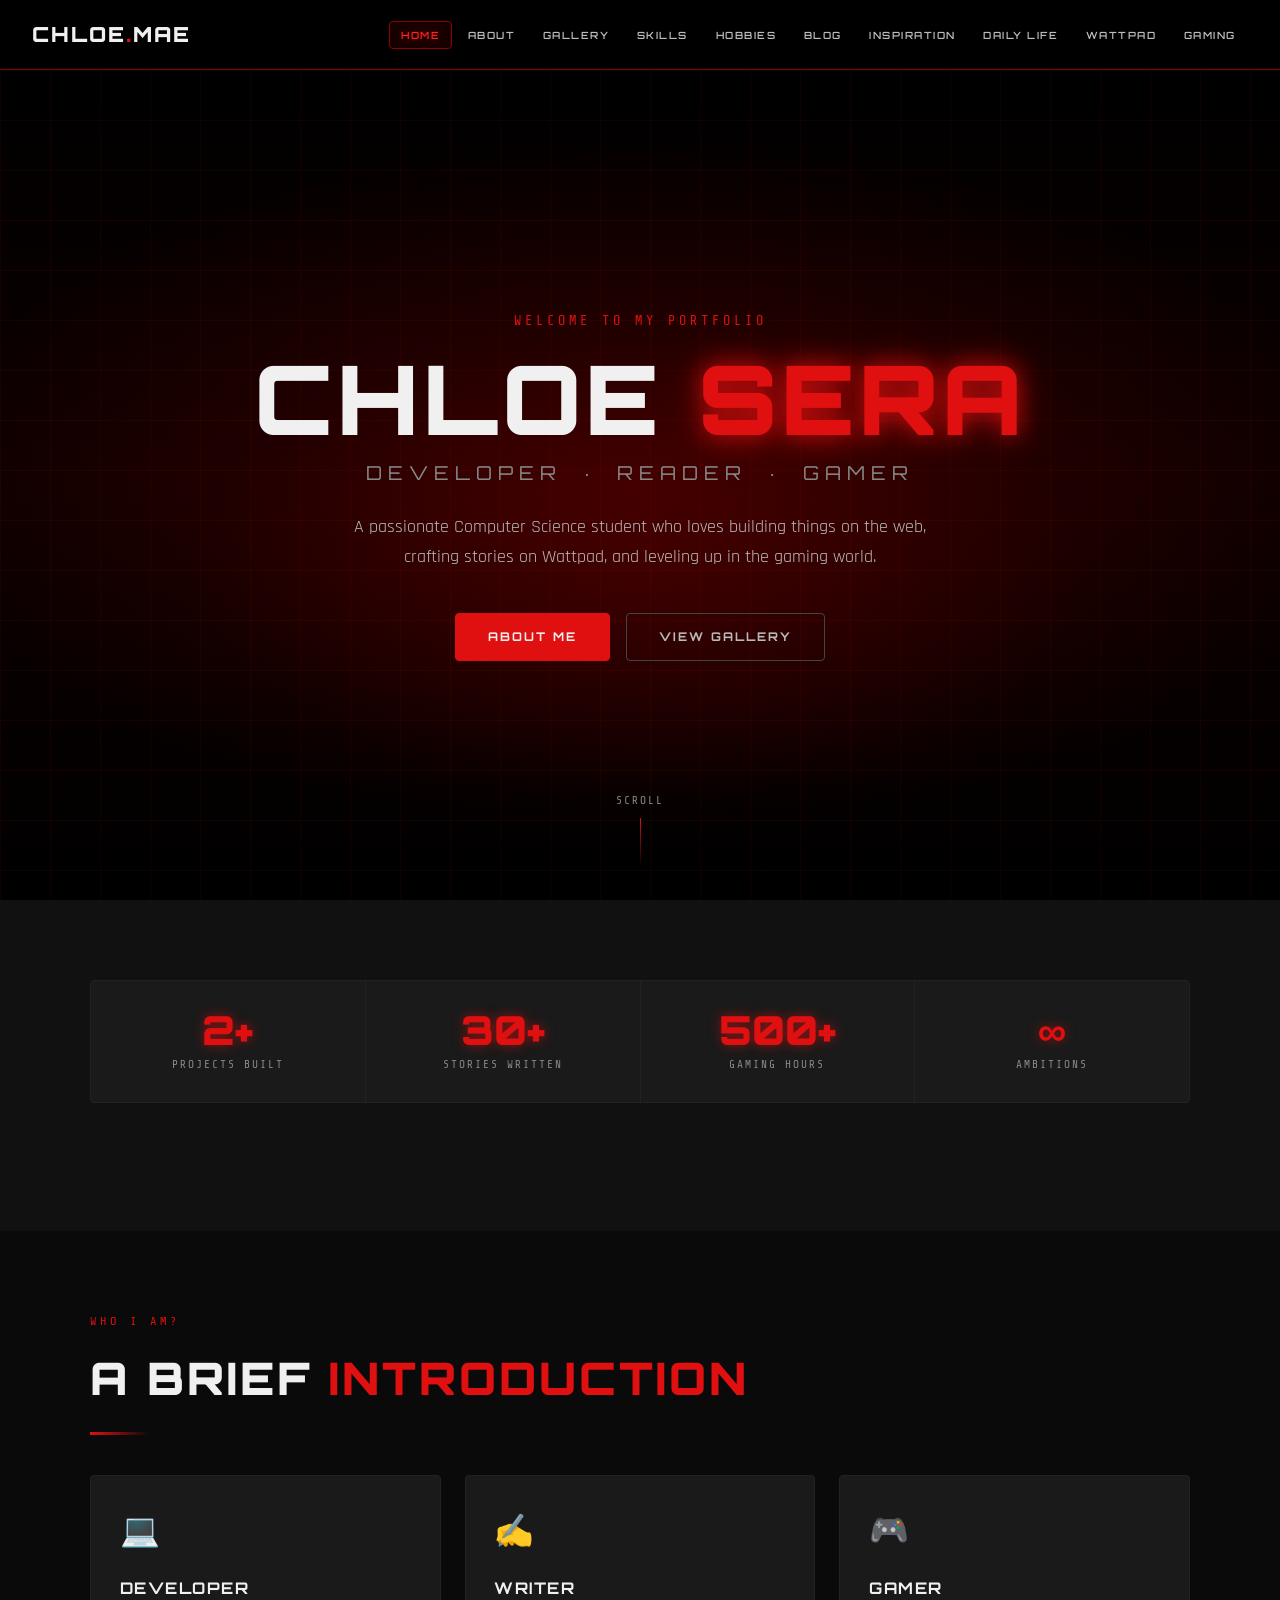
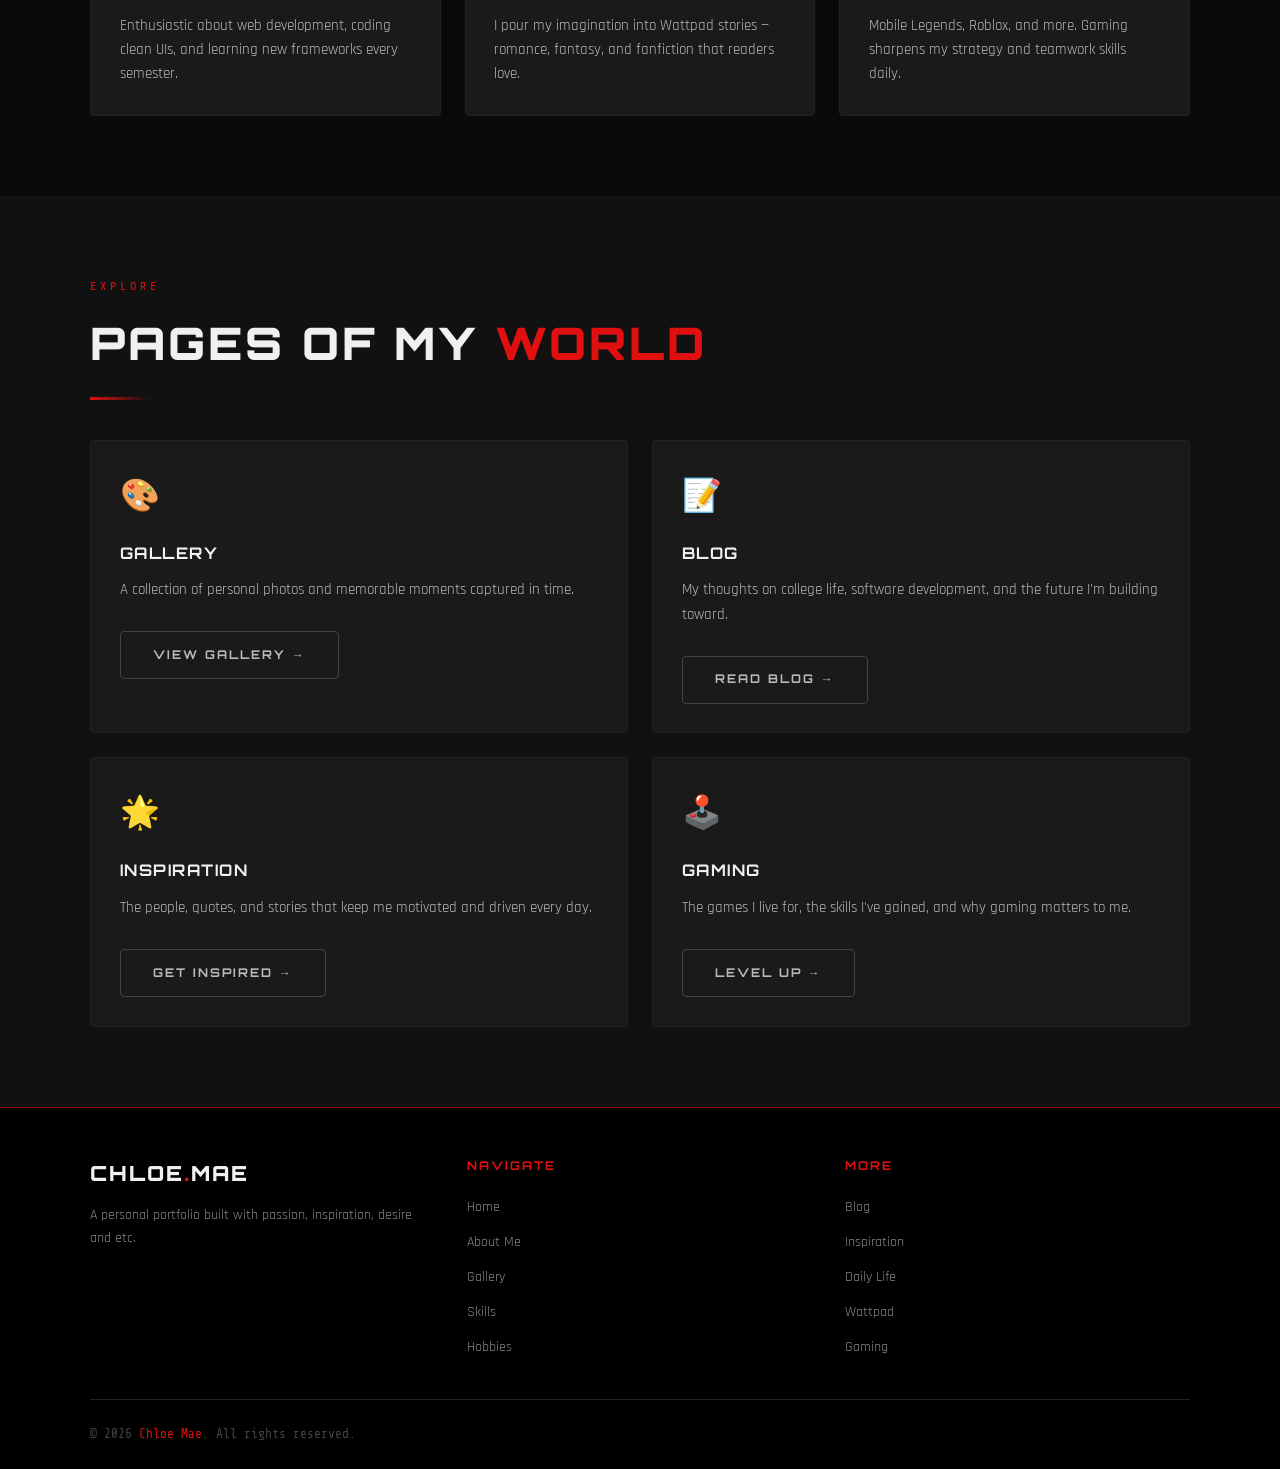
<file: index.htm>
<!DOCTYPE html>
<html lang="en">
<head>
    <meta charset="UTF-8">
    <meta name="viewport" content="width=device-width, initial-scale=1.0">
    <title>Chloe's Portfolio</title>
    <link rel="stylesheet" href="css/style.css">
</head>
<body>
    <nav>
    <a href="index.htm" class="nav-logo">CHLOE<span>.</span>MAE</a>
    <input type="checkbox" id="nav-toggle" class="nav-toggle" />
    <label for="nav-toggle" class="hamburger" aria-label="Menu">
      <span></span><span></span><span></span>
    </label>
    <ul class="nav-links">
      <li><a href="index.htm" class="active">Home</a></li>
      <li><a href="about.htm">About</a></li>
      <li><a href="gallery.htm">Gallery</a></li>
      <li><a href="skills.htm">Skills</a></li>
      <li><a href="hobbies.htm">Hobbies</a></li>
      <li><a href="blog.htm">Blog</a></li>
      <li><a href="inspiration.htm">Inspiration</a></li>
      <li><a href="daily.htm">Daily Life</a></li>
      <li><a href="wattpad.htm">Wattpad</a></li>
      <li><a href="gaming.htm">Gaming</a></li>
    </ul>
  </nav>
 
  <div class="page-content">
    <section class="hero">
      <div class="hero-content">
        <p class="hero-tag"> Welcome to my portfolio</p>
        <h1 class="hero-name">Chloe <span> Sera</span></h1>
        <p class="hero-sub">Developer &nbsp;·&nbsp; Reader &nbsp;·&nbsp; Gamer</p>
        <p class="hero-desc">
          A passionate Computer Science student who loves building things on the web,
          crafting stories on Wattpad, and leveling up in the gaming world.
        </p>
        <div class="hero-btns">
          <a href="about.htm" class="btn btn-primary">About Me</a>
          <a href="gallery.htm" class="btn btn-outline">View Gallery</a>
        </div>
      </div>
      <div class="scroll-indicator">
        <span>SCROLL</span>
        <div class="scroll-line"></div>
      </div>
    </section>
    <section class="section section-alt">
      <div class="container">
        <div class="stats-row">
          <div class="stat-box">
            <div class="stat-num">2+</div>
            <div class="stat-label">Projects Built</div>
          </div>
          <div class="stat-box">
            <div class="stat-num">30+</div>
            <div class="stat-label">Stories Written</div>
          </div>
          <div class="stat-box">
            <div class="stat-num">500+</div>
            <div class="stat-label">Gaming Hours</div>
          </div>
          <div class="stat-box">
            <div class="stat-num">∞</div>
            <div class="stat-label">Ambitions</div>
          </div>
        </div>
      </div>
    </section>
    <section class="section">
      <div class="container">
        <p class="section-label">Who I Am?</p>
        <h2 class="section-title">A Brief <span>Introduction</span></h2>
        <div class="title-line"></div>
        <div class="grid-3">
          <div class="card">
            <div class="card-icon">💻</div>
            <h3 class="card-title">Developer</h3>
            <p class="card-text">Enthusiastic about web development, coding clean UIs, and learning new frameworks every semester.</p>
          </div>
          <div class="card">
            <div class="card-icon">✍️</div>
            <h3 class="card-title">Writer</h3>
            <p class="card-text">I pour my imagination into Wattpad stories — romance, fantasy, and fanfiction that readers love.</p>
          </div>
          <div class="card">
            <div class="card-icon">🎮</div>
            <h3 class="card-title">Gamer</h3>
            <p class="card-text">Mobile Legends, Roblox, and more. Gaming sharpens my strategy and teamwork skills daily.</p>
          </div>
        </div>
      </div>
    </section>
    <section class="section section-alt">
      <div class="container">
        <p class="section-label">Explore</p>
        <h2 class="section-title">Pages of My <span>World</span></h2>
        <div class="title-line"></div>
        <div class="grid-2">
          <div class="card">
            <div class="card-icon">🎨</div>
            <h3 class="card-title">Gallery</h3>
            <p class="card-text">A collection of personal photos and memorable moments captured in time.</p>
            <br />
            <a href="gallery.htm" class="btn btn-outline">View Gallery &rarr;</a>
          </div>
          <div class="card">
            <div class="card-icon">📝</div>
            <h3 class="card-title">Blog</h3>
            <p class="card-text">My thoughts on college life, software development, and the future I'm building toward.</p>
            <br />
            <a href="blog.htm" class="btn btn-outline">Read Blog &rarr;</a>
          </div>
          <div class="card">
            <div class="card-icon">🌟</div>
            <h3 class="card-title">Inspiration</h3>
            <p class="card-text">The people, quotes, and stories that keep me motivated and driven every day.</p>
            <br />
            <a href="inspiration.htm" class="btn btn-outline">Get Inspired &rarr;</a>
          </div>
          <div class="card">
            <div class="card-icon">🕹️</div>
            <h3 class="card-title">Gaming</h3>
            <p class="card-text">The games I live for, the skills I've gained, and why gaming matters to me.</p>
            <br />
            <a href="gaming.htm" class="btn btn-outline">Level Up &rarr;</a>
          </div>
        </div>
      </div>
    </section>
  </div>
  <footer>
    <div class="footer-inner">
      <div class="footer-brand">
        <span class="nav-logo">Chloe<span>.</span>Mae</span>
        <p>A personal portfolio built with passion, inspiration, desire and etc.</p>
      </div>
      <div class="footer-col">
        <h4>Navigate</h4>
        <ul>
          <li><a href="index.htm">Home</a></li>
          <li><a href="about.htm">About Me</a></li>
          <li><a href="gallery.htm">Gallery</a></li>
          <li><a href="skills.htm">Skills</a></li>
          <li><a href="hobbies.htm">Hobbies</a></li>
        </ul>
      </div>
      <div class="footer-col">
        <h4>More</h4>
        <ul>
          <li><a href="blog.htm">Blog</a></li>
          <li><a href="inspiration.htm">Inspiration</a></li>
          <li><a href="daily.htm">Daily Life</a></li>
          <li><a href="wattpad.htm">Wattpad</a></li>
          <li><a href="gaming.htm">Gaming</a></li>
        </ul>
      </div>
    </div>
    <div class="footer-bottom">
      <p>&copy; 2026 <span>Chloe Mae</span>. All rights reserved.</p>
    </div>
  </footer>
</body>
</html>
</file>
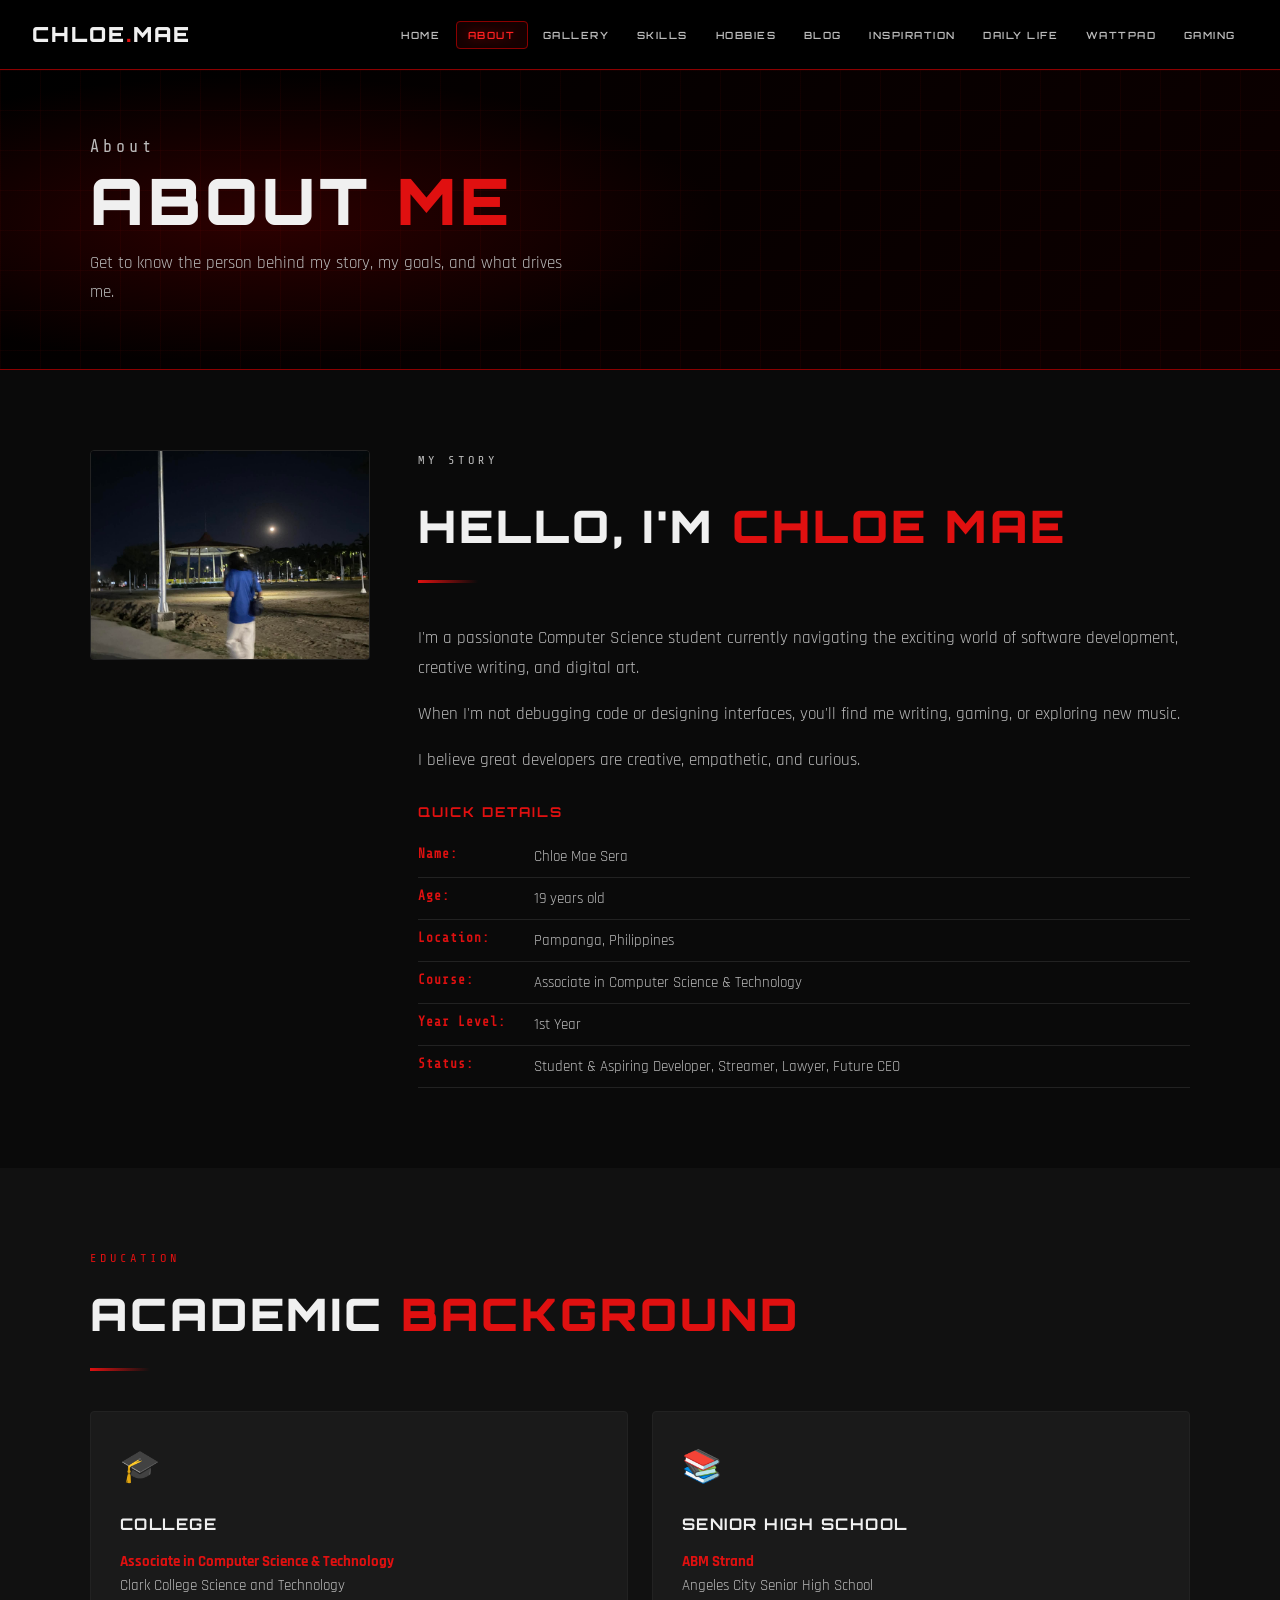
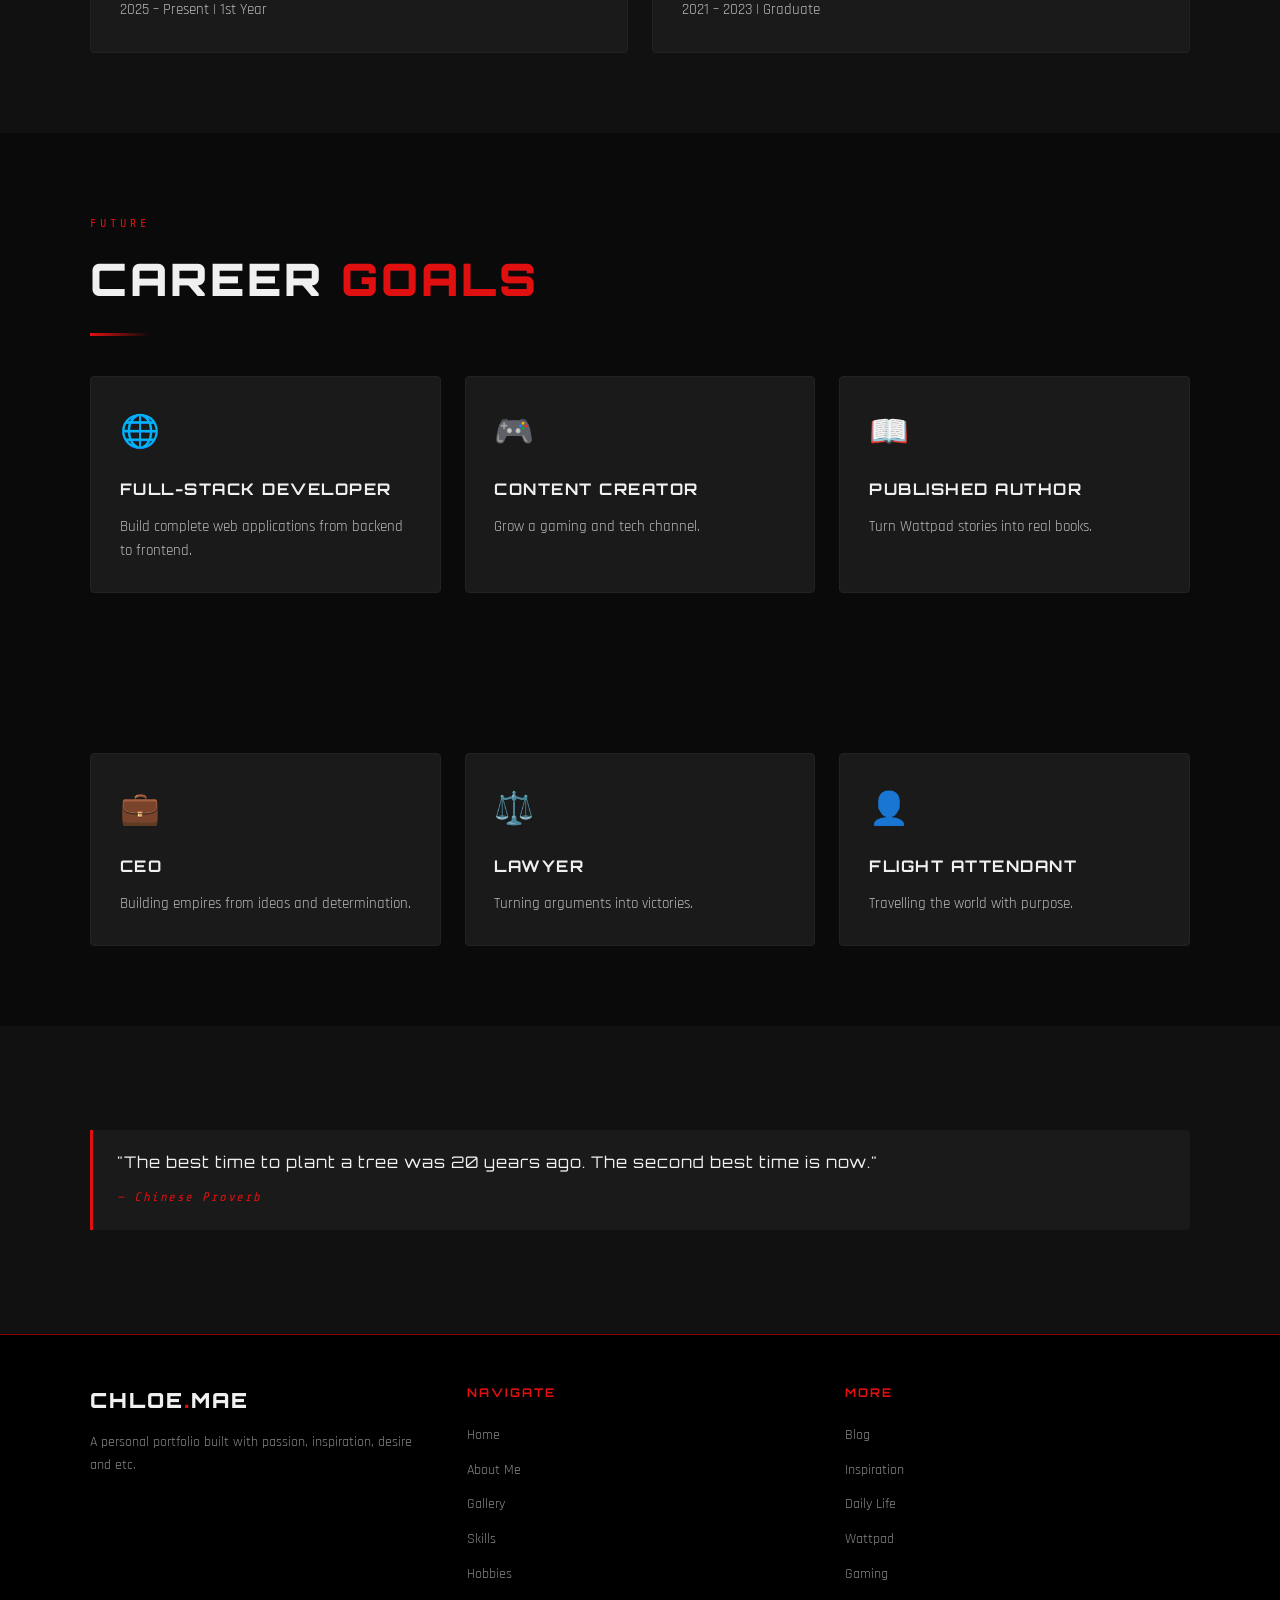
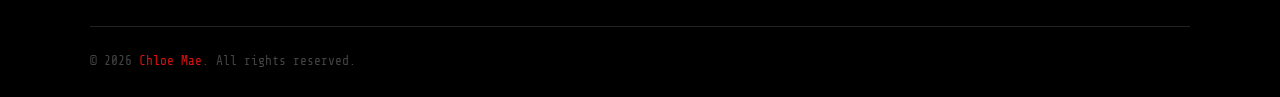
<file: about.htm>
<!DOCTYPE html>
<html lang="en">
<head>
    <meta charset="UTF-8">
    <meta name="viewport" content="width=device-width, initial-scale=1.0">
    <title>Chloe's Portfolio - About</title>
    <link rel="stylesheet" href="css/style.css">
</head>
<body>
    <nav>
        <a href="index.htm" class="nav-logo">CHLOE<span>.</span>MAE</a>
        <input type="checkbox" id="nav-toggle" class="nav-toggle" />
        <label for="nav-toggle" class="hamburger" aria-label="Menu">
            <span></span><span></span><span></span>
        </label>
        <ul class="nav-links">
            <li><a href="index.htm">Home</a></li>
            <li><a href="about.htm" class="active">About</a></li>
            <li><a href="gallery.htm">Gallery</a></li>
            <li><a href="skills.htm">Skills</a></li>
            <li><a href="hobbies.htm">Hobbies</a></li>
            <li><a href="blog.htm">Blog</a></li>
            <li><a href="inspiration.htm">Inspiration</a></li>
            <li><a href="daily.htm">Daily Life</a></li>
            <li><a href="wattpad.htm">Wattpad</a></li>
            <li><a href="gaming.htm">Gaming</a></li>
        </ul>
    </nav>

    <div class="page-content">
        <div class="page-hero">
            <div class="page-hero-content">
                <p class="page-hero-num">About</p>
                <h1>About <span>Me</span></h1>
                <p>Get to know the person behind my story, my goals, and what drives me.</p>
            </div>
        </div>

        <section class="section">
            <div class="container">
                <div class="about-grid">
                    <div class="gallery-item">
                        <img src="images/aboutme.jpg" alt="Chloe Mae - Personal photo" class="gallery-img">
                        <div class="gallery-overlay"></div>
                    </div>

                    <div class="about-info">
                        <p class="section-label">My Story</p>
                        <h2 class="section-title">Hello, I'm <span>Chloe Mae</span></h2>
                        <div class="title-line"></div>

                        <p>
                            I'm a passionate Computer Science student currently navigating the exciting world
                            of software development, creative writing, and digital art.
                        </p>

                        <p>
                            When I'm not debugging code or designing interfaces, you'll find me writing,
                            gaming, or exploring new music.
                        </p>

                        <p>
                            I believe great developers are creative, empathetic, and curious.
                        </p>

                        <h3>Quick Details</h3>
                        <ul class="detail-list">
                            <li><strong>Name:</strong> Chloe Mae Sera</li>
                            <li><strong>Age:</strong> 19 years old</li>
                            <li><strong>Location:</strong> Pampanga, Philippines</li>
                            <li><strong>Course:</strong> Associate in Computer Science & Technology</li>
                            <li><strong>Year Level:</strong> 1st Year</li>
                            <li><strong>Status:</strong> Student &amp; Aspiring Developer, Streamer, Lawyer, Future CEO</li>
                        </ul>
                    </div>
                </div>
            </div>
        </section>

        <section class="section section-alt">
            <div class="container">
                <p class="section-label">Education</p>
                <h2 class="section-title">Academic <span>Background</span></h2>
                <div class="title-line"></div>

                <div class="grid-2">
                    <div class="card">
                        <div class="card-icon">🎓</div>
                        <h3 class="card-title">College</h3>
                        <p class="card-text">
                            <strong style="color:var(--red);">Associate in Computer Science & Technology</strong><br />
                            Clark College Science and Technology<br />
                            2025 – Present | 1st Year
                        </p>
                    </div>

                    <div class="card">
                        <div class="card-icon">📚</div>
                        <h3 class="card-title">Senior High School</h3>
                        <p class="card-text">
                            <strong style="color:var(--red);">ABM Strand</strong><br />
                            Angeles City Senior High School<br />
                            2021 – 2023 | Graduate
                        </p>
                    </div>
                </div>
            </div>
        </section>

        <section class="section">
            <div class="container">
                <p class="section-label">Future</p>
                <h2 class="section-title">Career <span>Goals</span></h2>
                <div class="title-line"></div>

                <div class="grid-3">
                    <div class="card">
                        <div class="card-icon">🌐</div>
                        <h3 class="card-title">Full-Stack Developer</h3>
                        <p class="card-text">Build complete web applications from backend to frontend.</p>
                    </div>

                    <div class="card">
                        <div class="card-icon">🎮</div>
                        <h3 class="card-title">Content Creator</h3>
                        <p class="card-text">Grow a gaming and tech channel.</p>
                    </div>

                    <div class="card">
                        <div class="card-icon">📖</div>
                        <h3 class="card-title">Published Author</h3>
                        <p class="card-text">Turn Wattpad stories into real books.</p>
                    </div>
                </div>
            </div>
        </section>

        <section class="section">
            <div class="container">
                <div class="grid-3">
                    <div class="card">
                        <div class="card-icon">💼</div>
                        <h3 class="card-title">CEO</h3>
                        <p class="card-text">Building empires from ideas and determination.</p>
                    </div>

                    <div class="card">
                        <div class="card-icon">⚖️</div>
                        <h3 class="card-title">Lawyer</h3>
                        <p class="card-text">Turning arguments into victories.</p>
                    </div>

                    <div class="card">
                        <div class="card-icon">👤</div>
                        <h3 class="card-title">Flight Attendant</h3>
                        <p class="card-text">Travelling the world with purpose.</p>
                    </div>
                </div>
            </div>
        </section>

        <section class="section section-alt">
            <div class="container">
                <div class="quote-block">
                    <blockquote>
                        <p>"The best time to plant a tree was 20 years ago. The second best time is now."</p>
                        <cite>— Chinese Proverb</cite>
                    </blockquote>
                </div>
            </div>
        </section>
    </div>

    <footer>
        <div class="footer-inner">
            <div class="footer-brand">
                <span class="nav-logo">Chloe<span>.</span>Mae</span>
                <p>A personal portfolio built with passion, inspiration, desire and etc.</p>
            </div>
            <div class="footer-col">
                <h4>Navigate</h4>
                <ul>
                    <li><a href="index.htm">Home</a></li>
                    <li><a href="about.htm">About Me</a></li>
                    <li><a href="gallery.htm">Gallery</a></li>
                    <li><a href="skills.htm">Skills</a></li>
                    <li><a href="hobbies.htm">Hobbies</a></li>
                </ul>
            </div>
            <div class="footer-col">
                <h4>More</h4>
                <ul>
                    <li><a href="blog.htm">Blog</a></li>
                    <li><a href="inspiration.htm">Inspiration</a></li>
                    <li><a href="daily.htm">Daily Life</a></li>
                    <li><a href="wattpad.htm">Wattpad</a></li>
                    <li><a href="gaming.htm">Gaming</a></li>
                </ul>
            </div>
        </div>
        <div class="footer-bottom">
            <p>&copy; 2026 <span>Chloe Mae</span>. All rights reserved.</p>
        </div>
    </footer>
</body>
</html>
</file>
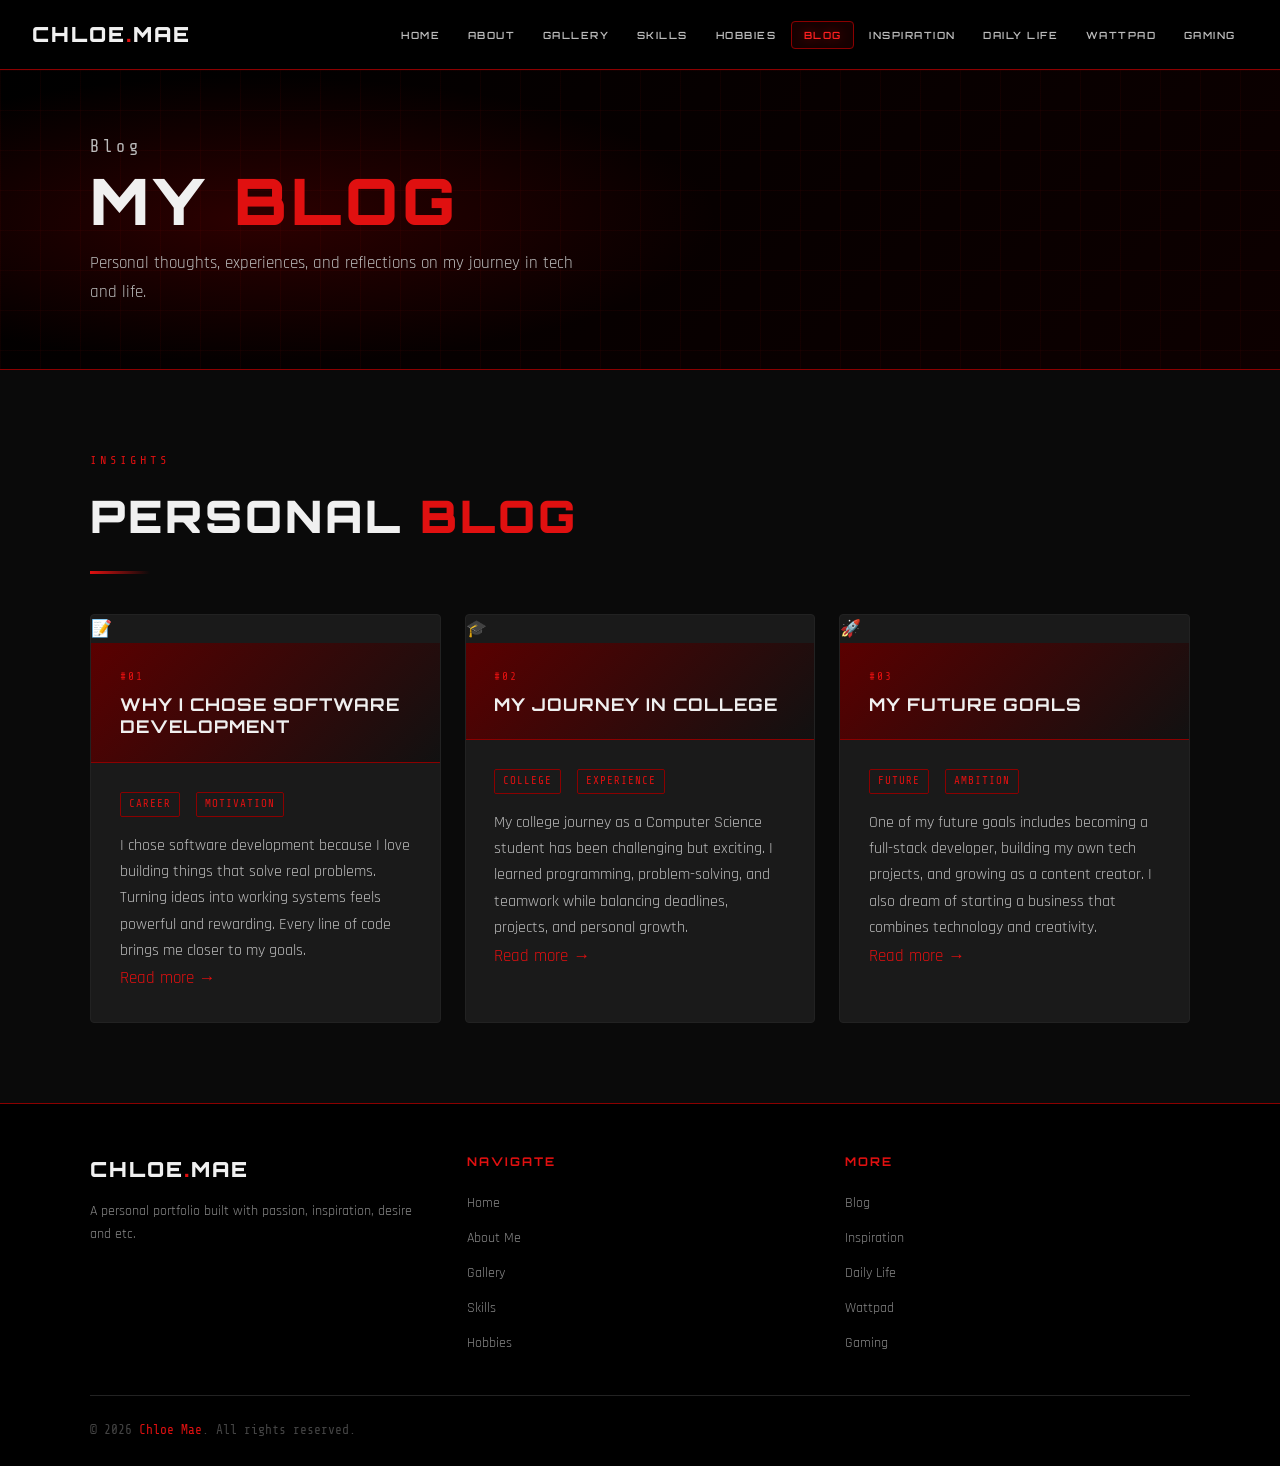
<file: blog.htm>
<!DOCTYPE html>
<html lang="en">
<head>
    <meta charset="UTF-8">
    <meta name="viewport" content="width=device-width, initial-scale=1.0">
    <title>Chloe's Portfolio - Blog</title>
    <link rel="stylesheet" href="css/style.css">
</head>
<body>
    <nav>
        <a href="index.htm" class="nav-logo">Chloe<span>.</span>Mae</a>
        <input type="checkbox" id="nav-toggle" class="nav-toggle" />
        <label for="nav-toggle" class="hamburger" aria-label="Menu">
            <span></span><span></span><span></span>
        </label>
        <ul class="nav-links">
            <li><a href="index.htm">Home</a></li>
            <li><a href="about.htm">About</a></li>
            <li><a href="gallery.htm">Gallery</a></li>
            <li><a href="skills.htm">Skills</a></li>
            <li><a href="hobbies.htm">Hobbies</a></li>
            <li><a href="blog.htm" class="active">Blog</a></li>
            <li><a href="inspiration.htm">Inspiration</a></li>
            <li><a href="daily.htm">Daily Life</a></li>
            <li><a href="wattpad.htm">Wattpad</a></li>
            <li><a href="gaming.htm">Gaming</a></li>
        </ul>
    </nav>

    <div class="page-content">
        <div class="page-hero">
            <div class="page-hero-content">
                <p class="page-hero-num">Blog</p>
                <h1>My <span>Blog</span></h1>
                <p>Personal thoughts, experiences, and reflections on my journey in tech and life.</p>
            </div>
        </div>

        <section class="section">
            <div class="container">
                <p class="section-label">Insights</p>
                <h2 class="section-title">Personal <span>Blog</span></h2>
                <div class="title-line"></div>

                <div class="grid-3">
                    <article class="blog-card">
                        <div class="blog-card-icon">📝</div>
                        <div class="blog-card-header">
                            <p class="blog-num">#01</p>
                            <h3 class="blog-title">Why I Chose Software Development</h3>
                        </div>
                        <div class="blog-card-body">
                            <div class="blog-meta">
                                <span class="blog-tag">Career</span>
                                <span class="blog-tag">Motivation</span>
                            </div>
                            <p>
                                I chose software development because I love building things that solve real problems.
                                Turning ideas into working systems feels powerful and rewarding. Every line of code
                                brings me closer to my goals.
                            </p>
                            <a href="#" class="blog-link">Read more →</a>
                        </div>
                    </article>

                    <article class="blog-card">
                        <div class="blog-card-icon">🎓</div>
                        <div class="blog-card-header">
                            <p class="blog-num">#02</p>
                            <h3 class="blog-title">My Journey in College</h3>
                        </div>
                        <div class="blog-card-body">
                            <div class="blog-meta">
                                <span class="blog-tag">College</span>
                                <span class="blog-tag">Experience</span>
                            </div>
                            <p>
                                My college journey as a Computer Science student has been challenging but exciting.
                                I learned programming, problem-solving, and teamwork while balancing deadlines,
                                projects, and personal growth.
                            </p>
                            <a href="#" class="blog-link">Read more →</a>
                        </div>
                    </article>

                    <article class="blog-card">
                        <div class="blog-card-icon">🚀</div>
                        <div class="blog-card-header">
                            <p class="blog-num">#03</p>
                            <h3 class="blog-title">My Future Goals</h3>
                        </div>
                        <div class="blog-card-body">
                            <div class="blog-meta">
                                <span class="blog-tag">Future</span>
                                <span class="blog-tag">Ambition</span>
                            </div>
                            <p>
                                One of my future goals includes becoming a full-stack developer, building my own tech projects,
                                and growing as a content creator. I also dream of starting a business that combines
                                technology and creativity.
                            </p>
                            <a href="#" class="blog-link">Read more →</a>
                        </div>
                    </article>
                </div>
            </div>
        </section>
    </div>

    <footer>
        <div class="footer-inner">
            <div class="footer-brand">
                <span class="nav-logo">Chloe<span>.</span>Mae</span>
                <p>A personal portfolio built with passion, inspiration, desire and etc.</p>
            </div>
            <div class="footer-col">
                <h4>Navigate</h4>
                <ul>
                    <li><a href="index.htm">Home</a></li>
                    <li><a href="about.htm">About Me</a></li>
                    <li><a href="gallery.htm">Gallery</a></li>
                    <li><a href="skills.htm">Skills</a></li>
                    <li><a href="hobbies.htm">Hobbies</a></li>
                </ul>
            </div>
            <div class="footer-col">
                <h4>More</h4>
                <ul>
                    <li><a href="blog.htm">Blog</a></li>
                    <li><a href="inspiration.htm">Inspiration</a></li>
                    <li><a href="daily.htm">Daily Life</a></li>
                    <li><a href="wattpad.htm">Wattpad</a></li>
                    <li><a href="gaming.htm">Gaming</a></li>
                </ul>
            </div>
        </div>
        <div class="footer-bottom">
            <p>&copy; 2026 <span>Chloe Mae</span>. All rights reserved.</p>
        </div>
    </footer>
</body>
</html>
</file>
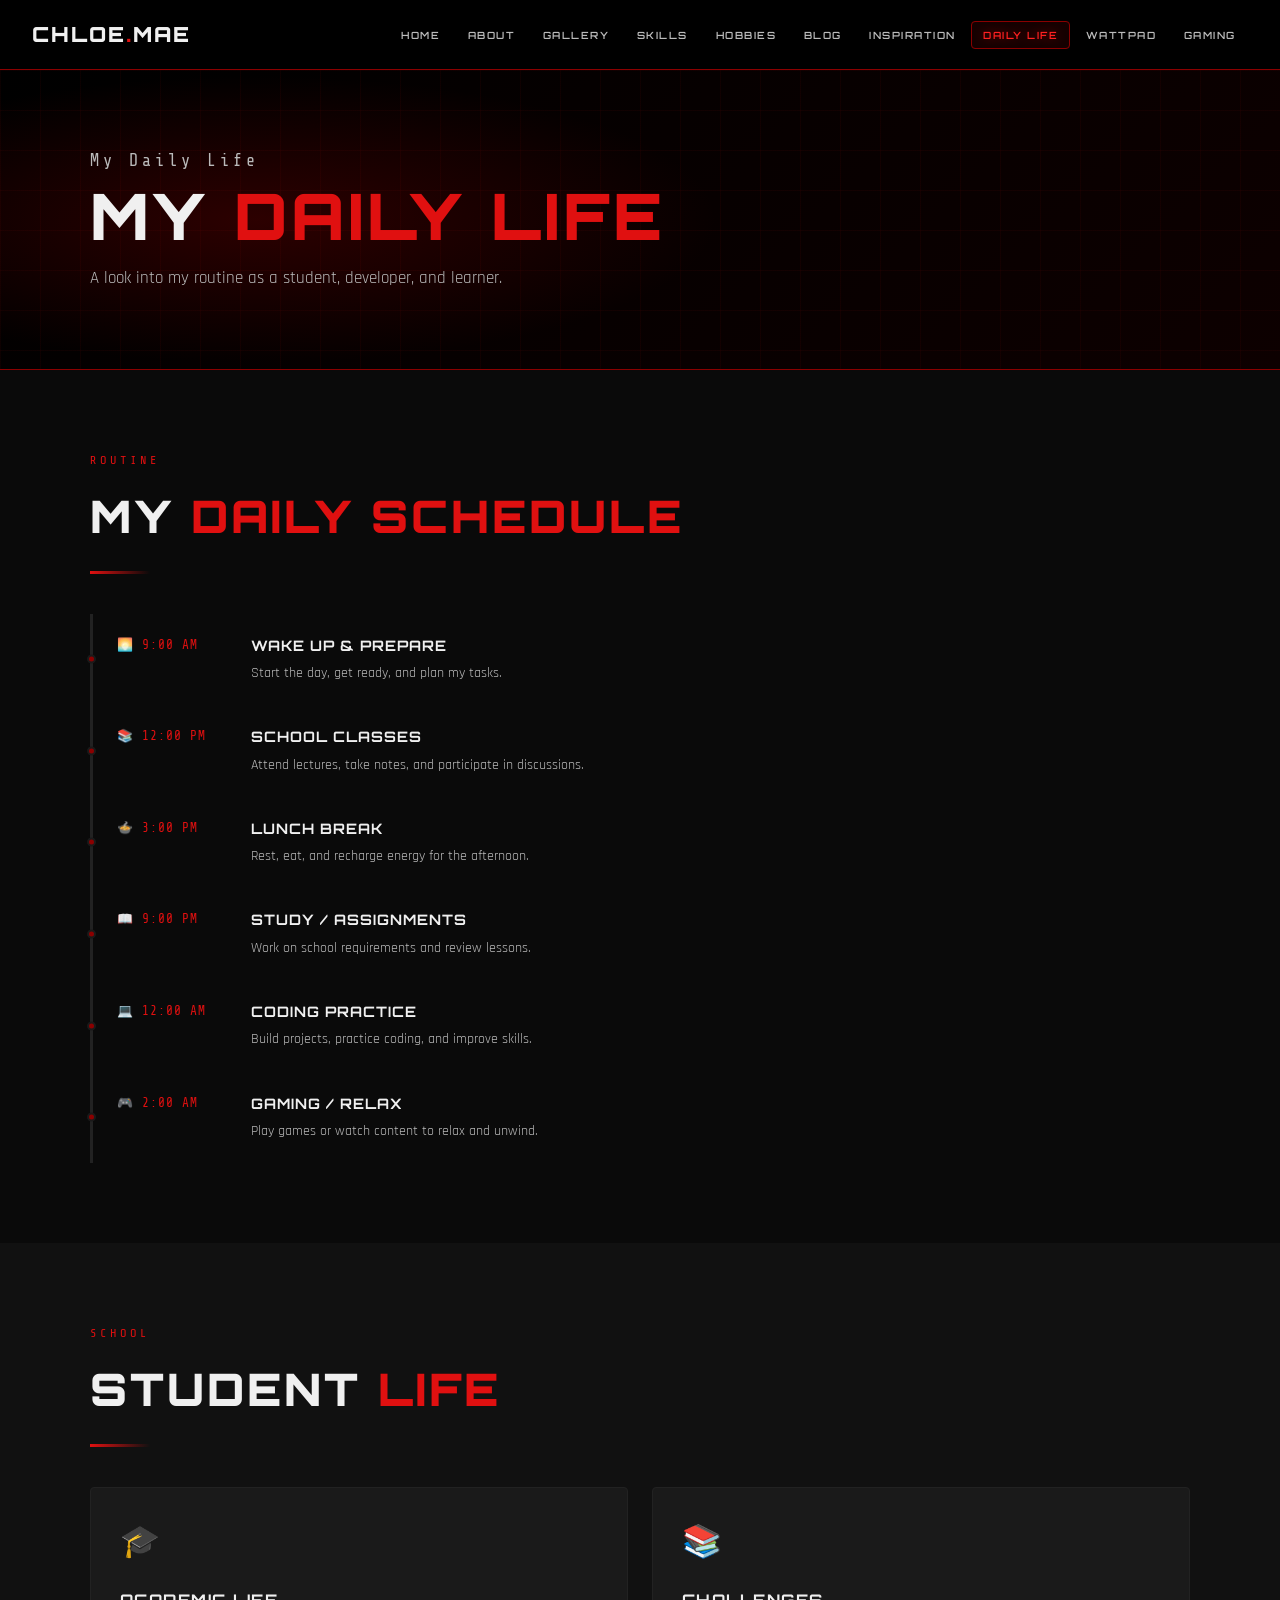
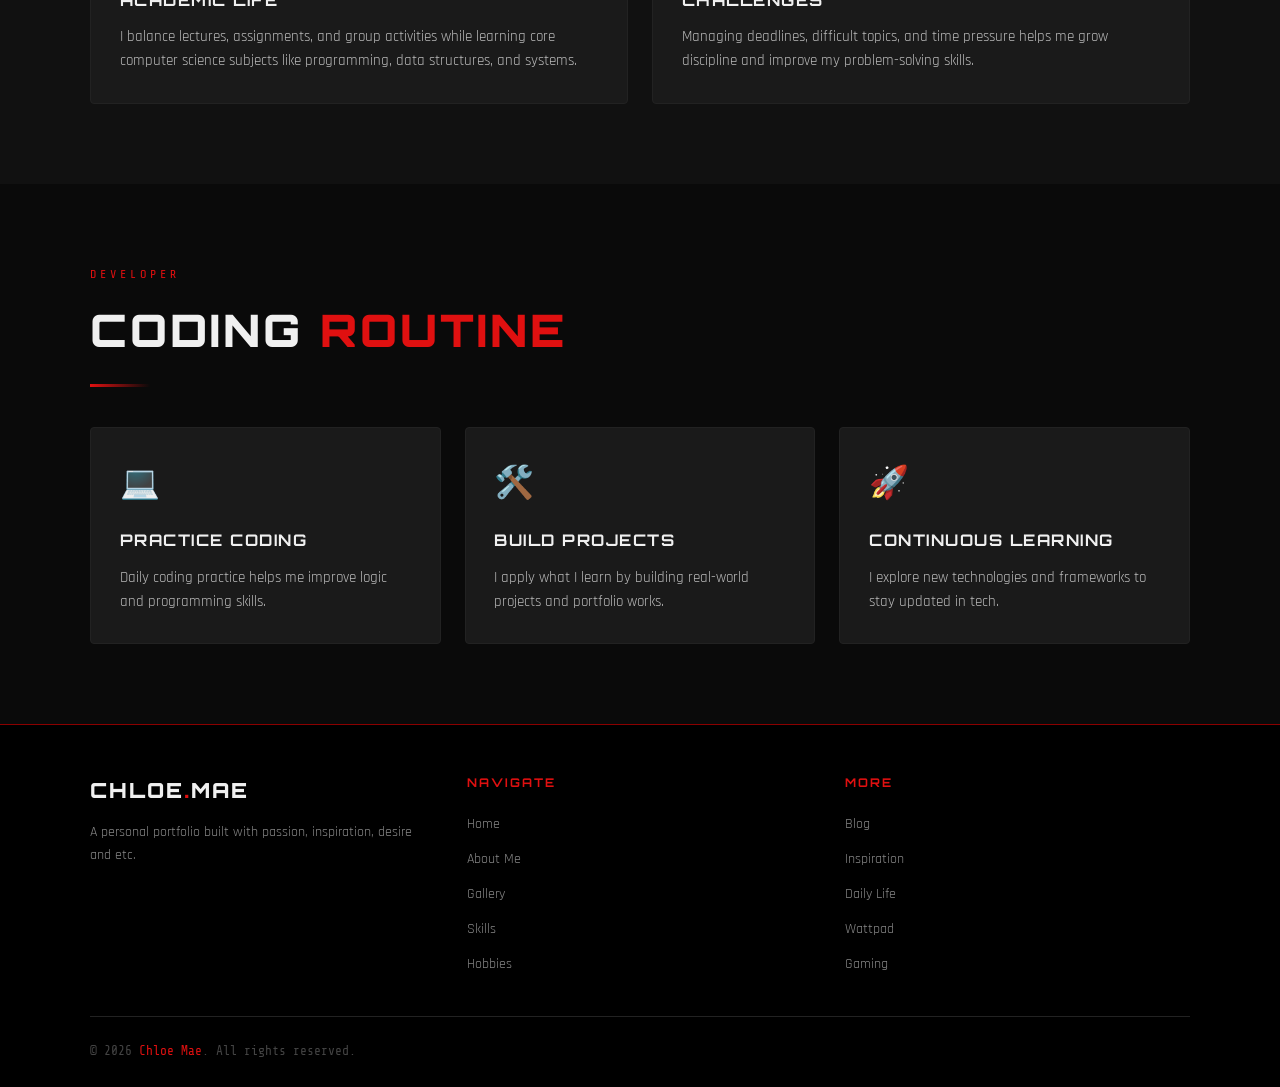
<file: daily.htm>
<!DOCTYPE html>
<html lang="en">
<head>
    <meta charset="UTF-8">
    <meta name="viewport" content="width=device-width, initial-scale=1.0">
    <title>Chloe's Portfolio - Daily Life</title>
    <link rel="stylesheet" href="css/style.css">
</head>
<body>
    <nav>
        <a href="index.htm" class="nav-logo">Chloe<span>.</span>Mae</a>
        <input type="checkbox" id="nav-toggle" class="nav-toggle" />
        <label for="nav-toggle" class="hamburger" aria-label="Menu">
            <span></span><span></span><span></span>
        </label>
        <ul class="nav-links">
            <li><a href="index.htm">Home</a></li>
            <li><a href="about.htm">About</a></li>
            <li><a href="gallery.htm">Gallery</a></li>
            <li><a href="skills.htm">Skills</a></li>
            <li><a href="hobbies.htm">Hobbies</a></li>
            <li><a href="blog.htm">Blog</a></li>
            <li><a href="inspiration.htm">Inspiration</a></li>
            <li><a href="daily.htm" class="active">Daily Life</a></li>
            <li><a href="wattpad.htm">Wattpad</a></li>
            <li><a href="gaming.htm">Gaming</a></li>
        </ul>
    </nav>

    <div class="page-content">
        <div class="page-hero">
            <div class="page-hero-content">
                <p class="page-hero-num"> My Daily Life</p>
                <h1>My <span>Daily Life</span></h1>
                <p>A look into my routine as a student, developer, and learner.</p>
            </div>
        </div>

        <section class="section">
            <div class="container">
                <p class="section-label">Routine</p>
                <h2 class="section-title">My <span>Daily Schedule</span></h2>
                <div class="title-line"></div>

                <div class="schedule-list">
                    <div class="schedule-item">
                        <div class="schedule-time">🌅 9:00 AM</div>
                        <div class="schedule-desc">
                            <h4>Wake Up & Prepare</h4>
                            <p>Start the day, get ready, and plan my tasks.</p>
                        </div>
                    </div>

                    <div class="schedule-item">
                        <div class="schedule-time">📚 12:00 PM</div>
                        <div class="schedule-desc">
                            <h4>School Classes</h4>
                            <p>Attend lectures, take notes, and participate in discussions.</p>
                        </div>
                    </div>

                    <div class="schedule-item">
                        <div class="schedule-time">🍲 3:00 PM</div>
                        <div class="schedule-desc">
                            <h4>Lunch Break</h4>
                            <p>Rest, eat, and recharge energy for the afternoon.</p>
                        </div>
                    </div>

                    <div class="schedule-item">
                        <div class="schedule-time">📖 9:00 PM</div>
                        <div class="schedule-desc">
                            <h4>Study / Assignments</h4>
                            <p>Work on school requirements and review lessons.</p>
                        </div>
                    </div>

                    <div class="schedule-item">
                        <div class="schedule-time">💻 12:00 AM</div>
                        <div class="schedule-desc">
                            <h4>Coding Practice</h4>
                            <p>Build projects, practice coding, and improve skills.</p>
                        </div>
                    </div>

                    <div class="schedule-item">
                        <div class="schedule-time">🎮 2:00 AM</div>
                        <div class="schedule-desc">
                            <h4>Gaming / Relax</h4>
                            <p>Play games or watch content to relax and unwind.</p>
                        </div>
                    </div>
                </div>
            </div>
        </section>

        <section class="section section-alt">
            <div class="container">
                <p class="section-label">School</p>
                <h2 class="section-title">Student <span>Life</span></h2>
                <div class="title-line"></div>

                <div class="grid-2">
                    <div class="card">
                        <div class="card-icon">🎓</div>
                        <h3 class="card-title">Academic Life</h3>
                        <p class="card-text">
                            I balance lectures, assignments, and group activities while learning core
                            computer science subjects like programming, data structures, and systems.
                        </p>
                    </div>

                    <div class="card">
                        <div class="card-icon">📚</div>
                        <h3 class="card-title">Challenges</h3>
                        <p class="card-text">
                            Managing deadlines, difficult topics, and time pressure helps me grow
                            discipline and improve my problem-solving skills.
                        </p>
                    </div>
                </div>
            </div>
        </section>

        <section class="section">
            <div class="container">
                <p class="section-label">Developer</p>
                <h2 class="section-title">Coding <span>Routine</span></h2>
                <div class="title-line"></div>

                <div class="grid-3">
                    <div class="card">
                        <div class="card-icon">💻</div>
                        <h3 class="card-title">Practice Coding</h3>
                        <p class="card-text">Daily coding practice helps me improve logic and programming skills.</p>
                    </div>

                    <div class="card">
                        <div class="card-icon">🛠️</div>
                        <h3 class="card-title">Build Projects</h3>
                        <p class="card-text">I apply what I learn by building real-world projects and portfolio works.</p>
                    </div>

                    <div class="card">
                        <div class="card-icon">🚀</div>
                        <h3 class="card-title">Continuous Learning</h3>
                        <p class="card-text">I explore new technologies and frameworks to stay updated in tech.</p>
                    </div>
                </div>
            </div>
        </section>
    </div>

    <footer>
        <div class="footer-inner">
            <div class="footer-brand">
                <span class="nav-logo">Chloe<span>.</span>Mae</span>
                <p>A personal portfolio built with passion, inspiration, desire and etc.</p>
            </div>
            <div class="footer-col">
                <h4>Navigate</h4>
                <ul>
                    <li><a href="index.htm">Home</a></li>
                    <li><a href="about.htm">About Me</a></li>
                    <li><a href="gallery.htm">Gallery</a></li>
                    <li><a href="skills.htm">Skills</a></li>
                    <li><a href="hobbies.htm">Hobbies</a></li>
                </ul>
            </div>
            <div class="footer-col">
                <h4>More</h4>
                <ul>
                    <li><a href="blog.htm">Blog</a></li>
                    <li><a href="inspiration.htm">Inspiration</a></li>
                    <li><a href="daily.htm">Daily Life</a></li>
                    <li><a href="wattpad.htm">Wattpad</a></li>
                    <li><a href="gaming.htm">Gaming</a></li>
                </ul>
            </div>
        </div>
        <div class="footer-bottom">
            <p>&copy; 2026 <span>Chloe Mae</span>. All rights reserved.</p>
        </div>
    </footer>
</body>
</html>
</file>
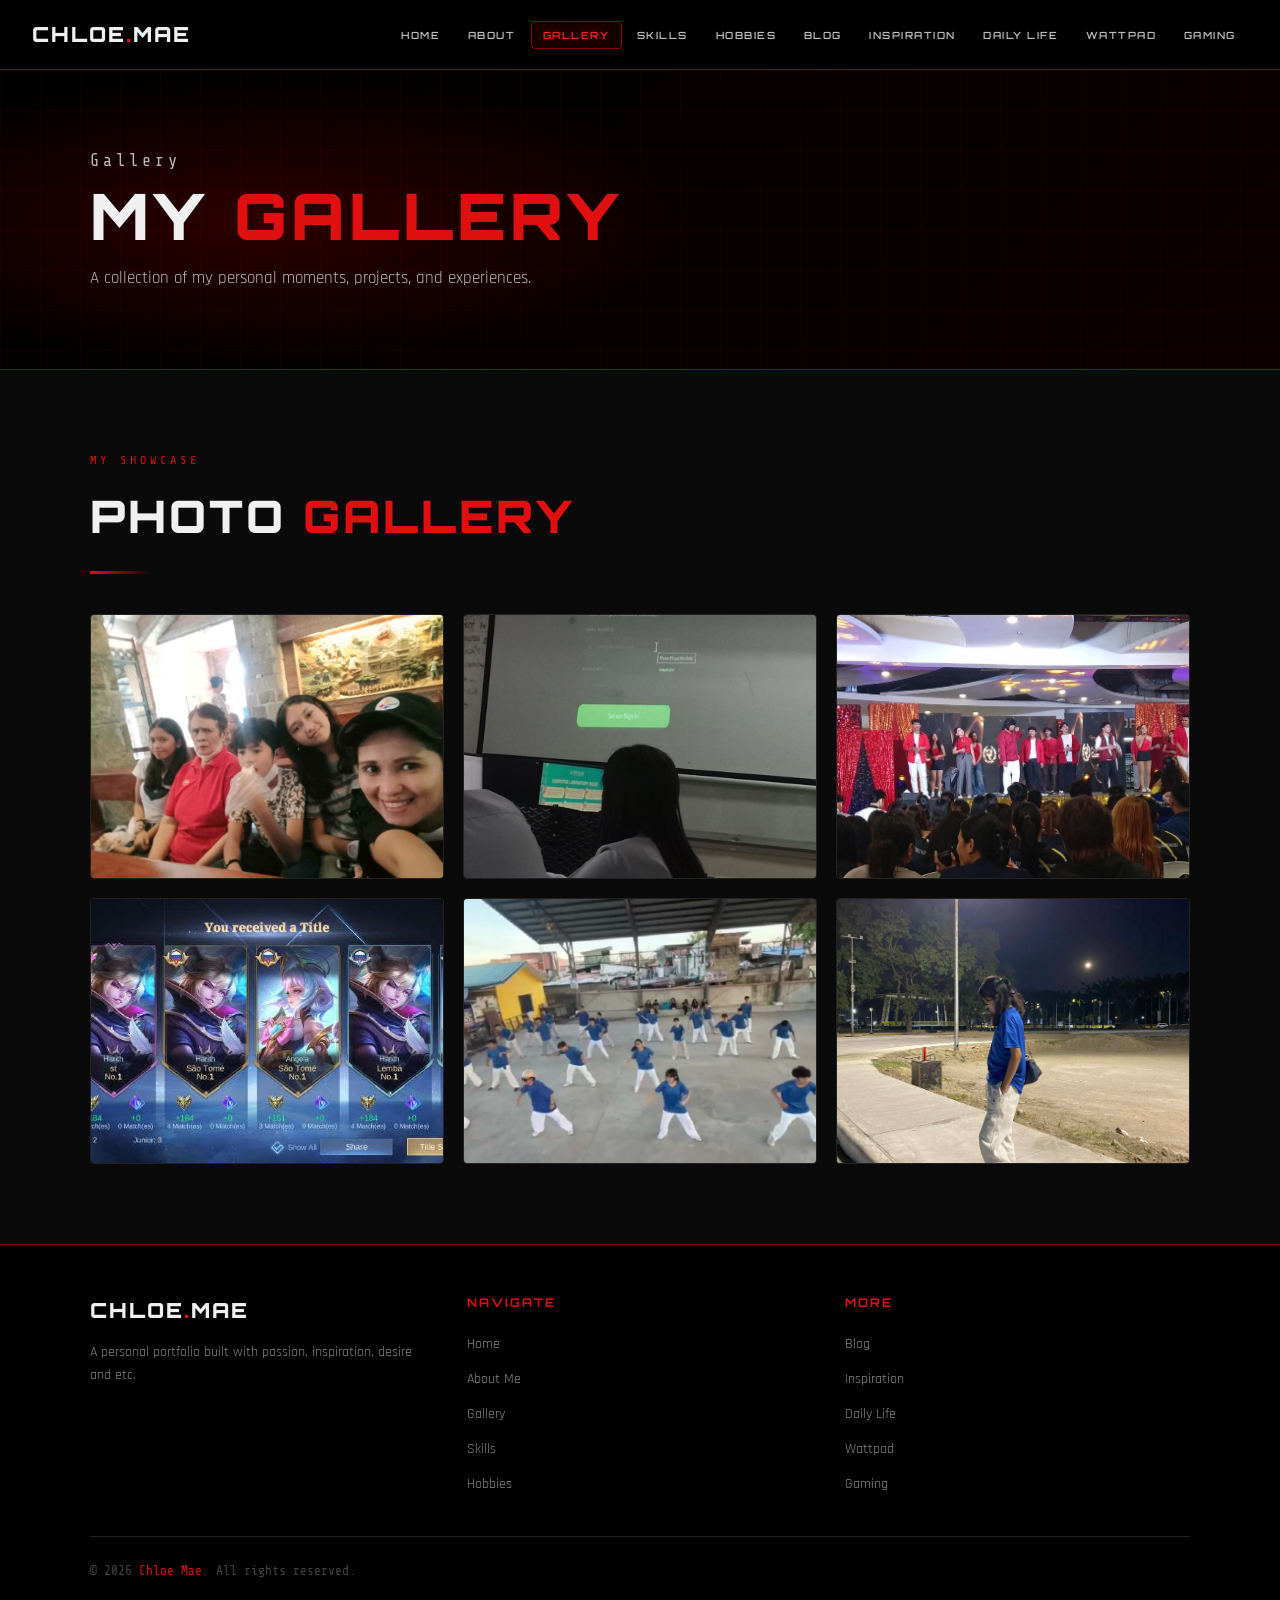
<file: gallery.htm>
<!DOCTYPE html>
<html lang="en">
<head>
    <meta charset="UTF-8">
    <meta name="viewport" content="width=device-width, initial-scale=1.0">
    <title>Chloe's Portfolio - Gallery</title>
    <link rel="stylesheet" href="css/style.css">
</head>
<body>
    <nav>
        <a href="index.htm" class="nav-logo">Chloe<span>.</span>Mae</a>
        <input type="checkbox" id="nav-toggle" class="nav-toggle" />
        <label for="nav-toggle" class="hamburger" aria-label="Menu">
            <span></span><span></span><span></span>
        </label>
        <ul class="nav-links">
            <li><a href="index.htm">Home</a></li>
            <li><a href="about.htm">About</a></li>
            <li><a href="gallery.htm" class="active">Gallery</a></li>
            <li><a href="skills.htm">Skills</a></li>
            <li><a href="hobbies.htm">Hobbies</a></li>
            <li><a href="blog.htm">Blog</a></li>
            <li><a href="inspiration.htm">Inspiration</a></li>
            <li><a href="daily.htm">Daily Life</a></li>
            <li><a href="wattpad.htm">Wattpad</a></li>
            <li><a href="gaming.htm">Gaming</a></li>
        </ul>
    </nav>

    <div class="page-content">
        <div class="page-hero">
            <div class="page-hero-content">
                <p class="page-hero-num">Gallery</p>
                <h1>My <span>Gallery</span></h1>
                <p>A collection of my personal moments, projects, and experiences.</p>
            </div>
        </div>

        <section class="section">
            <div class="container">
                <p class="section-label">My Showcase</p>
                <h2 class="section-title">Photo <span>Gallery</span></h2>
                <div class="title-line"></div>

                <div class="gallery-grid">
                    <div class="gallery-item">
                        <img src="images/family bonding.jpg" alt="Family bonding moment" class="gallery-img">
                        <div class="gallery-overlay">
                            <div class="gallery-caption">
                                <h4>Family Bonding</h4>
                                <p>Family Quality Time</p>
                            </div>
                        </div>
                    </div>

                    <div class="gallery-item">
                        <img src="images/coding session.jpg" alt="Late night coding session" class="gallery-img">
                        <div class="gallery-overlay">
                            <div class="gallery-caption">
                                <h4>Coding Session</h4>
                                <p>Late Night Grind</p>
                            </div>
                        </div>
                    </div>

                    <div class="gallery-item">
                        <img src="images/school life.jpg" alt="School life at college" class="gallery-img">
                        <div class="gallery-overlay">
                            <div class="gallery-caption">
                                <h4>School Life</h4>
                                <p>ACT Journey</p>
                            </div>
                        </div>
                    </div>

                    <div class="gallery-item">
                        <img src="images/mlbb.jpg" alt="Mobile Legends gaming" class="gallery-img">
                        <div class="gallery-overlay">
                            <div class="gallery-caption">
                                <h4>Gaming Time</h4>
                                <p>Mobile Legends</p>
                            </div>
                        </div>
                    </div>

                    <div class="gallery-item">
                        <img src="images/zumba.jpg" alt="Zumba dance competition" class="gallery-img">
                        <div class="gallery-overlay">
                            <div class="gallery-caption">
                                <h4>Zumba Dance</h4>
                                <p>Dance Competition</p>
                            </div>
                        </div>
                    </div>

                    <div class="gallery-item">
                        <img src="images/me time.jpg" alt="Personal chill moments" class="gallery-img">
                        <div class="gallery-overlay">
                            <div class="gallery-caption">
                                <h4>Chill Moments</h4>
                                <p>Personal Life</p>
                            </div>
                        </div>
                    </div>
                </div>
            </div>
        </section>
    </div>

    <footer>
        <div class="footer-inner">
            <div class="footer-brand">
                <span class="nav-logo">Chloe<span>.</span>Mae</span>
                <p>A personal portfolio built with passion, inspiration, desire and etc.</p>
            </div>
            <div class="footer-col">
                <h4>Navigate</h4>
                <ul>
                    <li><a href="index.htm">Home</a></li>
                    <li><a href="about.htm">About Me</a></li>
                    <li><a href="gallery.htm">Gallery</a></li>
                    <li><a href="skills.htm">Skills</a></li>
                    <li><a href="hobbies.htm">Hobbies</a></li>
                </ul>
            </div>
            <div class="footer-col">
                <h4>More</h4>
                <ul>
                    <li><a href="blog.htm">Blog</a></li>
                    <li><a href="inspiration.htm">Inspiration</a></li>
                    <li><a href="daily.htm">Daily Life</a></li>
                    <li><a href="wattpad.htm">Wattpad</a></li>
                    <li><a href="gaming.htm">Gaming</a></li>
                </ul>
            </div>
        </div>
        <div class="footer-bottom">
            <p>&copy; 2026 <span>Chloe Mae</span>. All rights reserved.</p>
        </div>
    </footer>
</body>
</html>
</file>
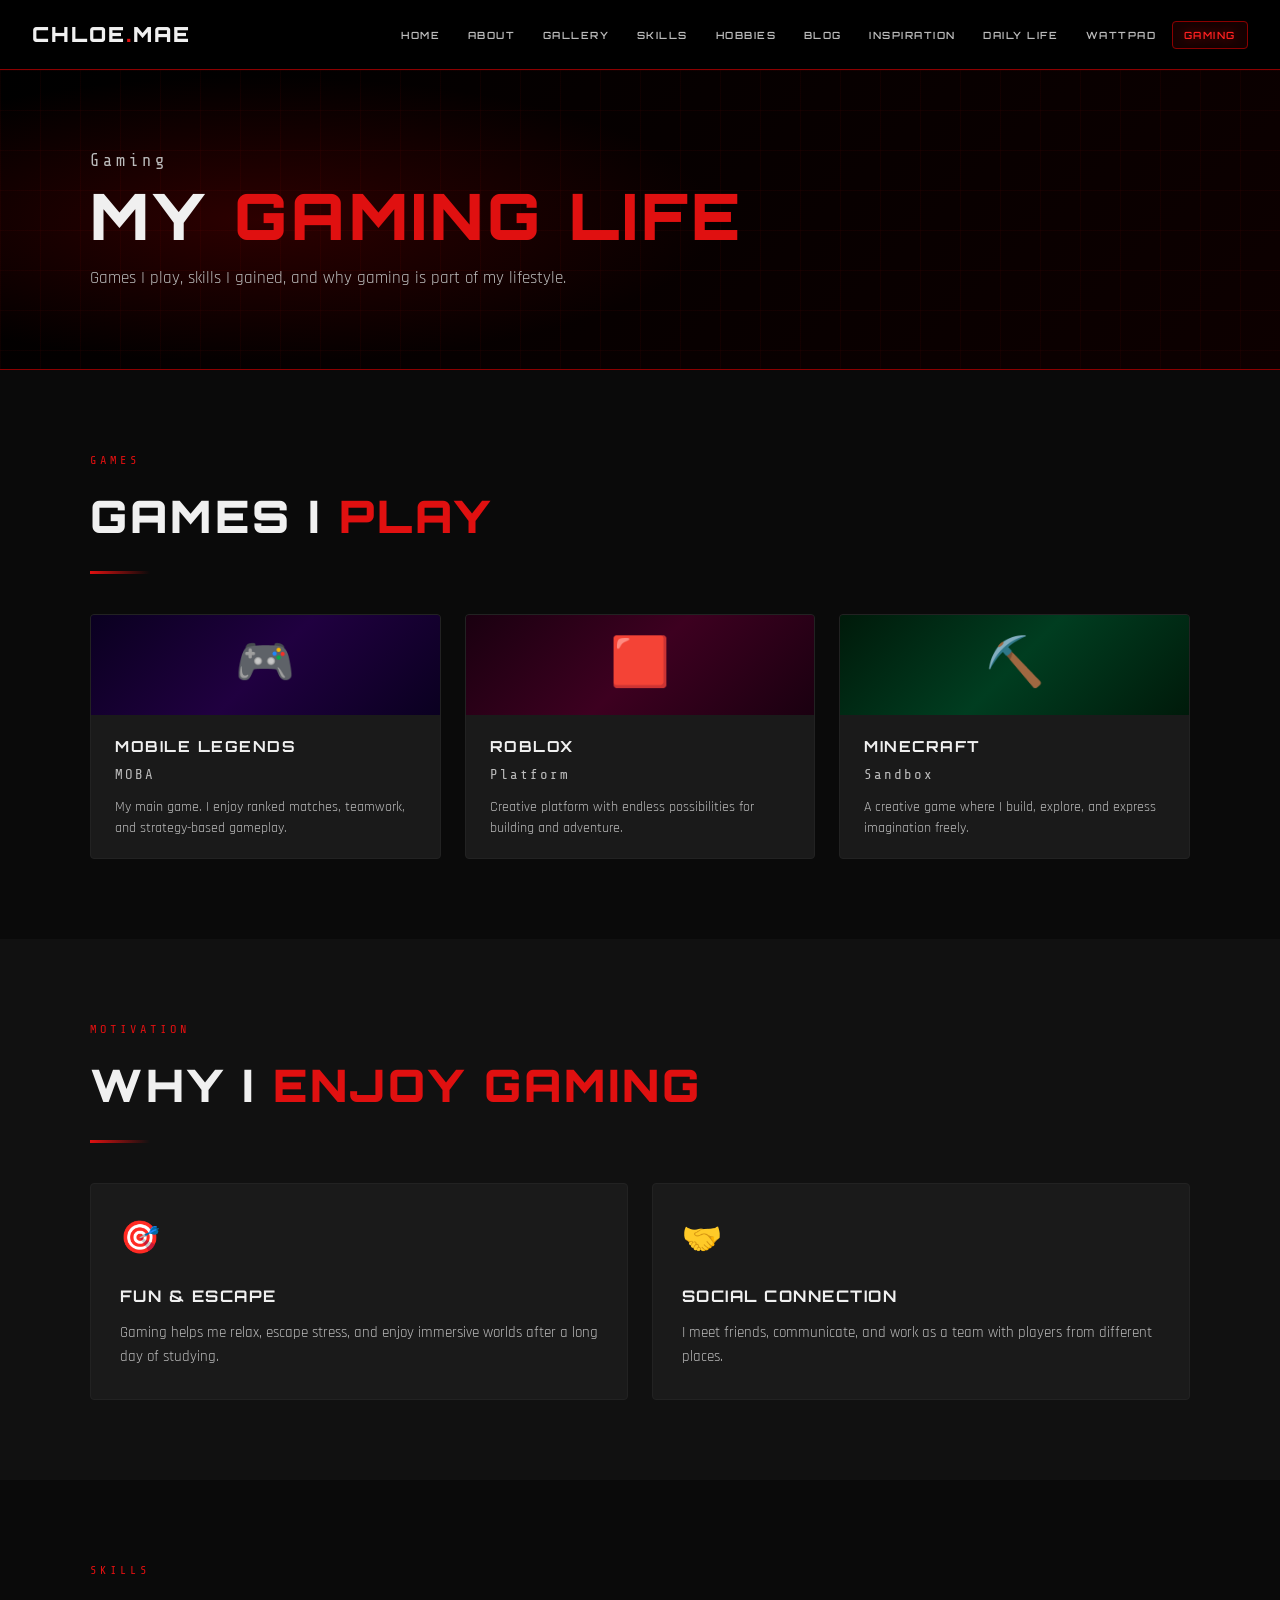
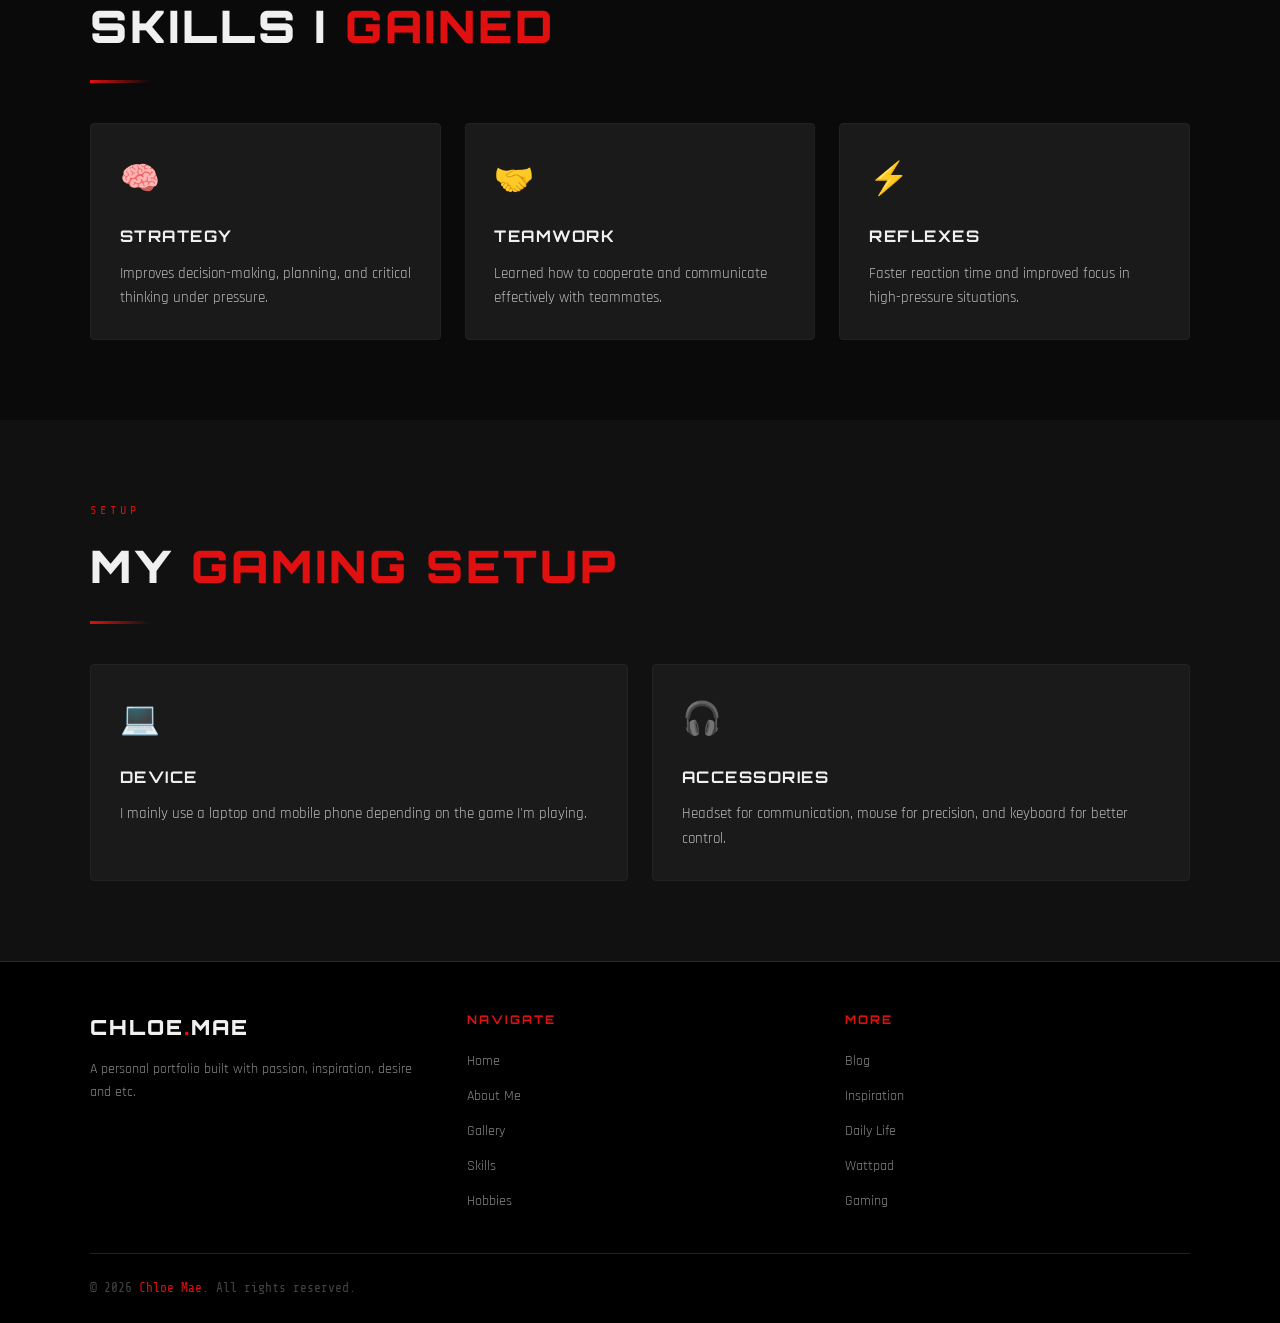
<file: gaming.htm>
<!DOCTYPE html>
<html lang="en">
<head>
    <meta charset="UTF-8">
    <meta name="viewport" content="width=device-width, initial-scale=1.0">
    <title>Chloe's Portfolio - Gaming</title>
    <link rel="stylesheet" href="css/style.css">
</head>
<body>
    <nav>
        <a href="index.htm" class="nav-logo">Chloe<span>.</span>Mae</a>
        <input type="checkbox" id="nav-toggle" class="nav-toggle" />
        <label for="nav-toggle" class="hamburger" aria-label="Menu">
            <span></span><span></span><span></span>
        </label>
        <ul class="nav-links">
            <li><a href="index.htm">Home</a></li>
            <li><a href="about.htm">About</a></li>
            <li><a href="gallery.htm">Gallery</a></li>
            <li><a href="skills.htm">Skills</a></li>
            <li><a href="hobbies.htm">Hobbies</a></li>
            <li><a href="blog.htm">Blog</a></li>
            <li><a href="inspiration.htm">Inspiration</a></li>
            <li><a href="daily.htm">Daily Life</a></li>
            <li><a href="wattpad.htm">Wattpad</a></li>
            <li><a href="gaming.htm" class="active">Gaming</a></li>
        </ul>
    </nav>

    <div class="page-content">
        <!-- PAGE HERO -->
        <div class="page-hero">
            <div class="page-hero-content">
                <p class="page-hero-num">Gaming</p>
                <h1>My <span>Gaming Life</span></h1>
                <p>Games I play, skills I gained, and why gaming is part of my lifestyle.</p>
            </div>
        </div>

        <section class="section">
            <div class="container">
                <p class="section-label">Games</p>
                <h2 class="section-title">Games I <span>Play</span></h2>
                <div class="title-line"></div>

                <div class="grid-3">
                    <article class="game-card">
                        <div class="game-banner game-banner-ml">🎮</div>
                        <div class="game-card-body">
                            <h3>Mobile Legends</h3>
                            <p class="game-genre">MOBA</p>
                            <p>My main game. I enjoy ranked matches, teamwork, and strategy-based gameplay.</p>
                        </div>
                    </article>

                    <article class="game-card">
                        <div class="game-banner game-banner-val">🟥</div>
                        <div class="game-card-body">
                            <h3>Roblox</h3>
                            <p class="game-genre">Platform</p>
                            <p>Creative platform with endless possibilities for building and adventure.</p>
                        </div>
                    </article>

                    <article class="game-card">
                        <div class="game-banner game-banner-mc">⛏️</div>
                        <div class="game-card-body">
                            <h3>Minecraft</h3>
                            <p class="game-genre">Sandbox</p>
                            <p>A creative game where I build, explore, and express imagination freely.</p>
                        </div>
                    </article>
                </div>
            </div>
        </section>

        <section class="section section-alt">
            <div class="container">
                <p class="section-label">Motivation</p>
                <h2 class="section-title">Why I <span>Enjoy Gaming</span></h2>
                <div class="title-line"></div>

                <div class="grid-2">
                    <div class="card">
                        <div class="card-icon">🎯</div>
                        <h3 class="card-title">Fun & Escape</h3>
                        <p class="card-text">
                            Gaming helps me relax, escape stress, and enjoy immersive worlds after a long day of studying.
                        </p>
                    </div>

                    <div class="card">
                        <div class="card-icon">🤝</div>
                        <h3 class="card-title">Social Connection</h3>
                        <p class="card-text">
                            I meet friends, communicate, and work as a team with players from different places.
                        </p>
                    </div>
                </div>
            </div>
        </section>

        <section class="section">
            <div class="container">
                <p class="section-label">Skills</p>
                <h2 class="section-title">Skills I <span>Gained</span></h2>
                <div class="title-line"></div>

                <div class="grid-3">
                    <div class="card">
                        <div class="card-icon">🧠</div>
                        <h3 class="card-title">Strategy</h3>
                        <p class="card-text">Improves decision-making, planning, and critical thinking under pressure.</p>
                    </div>

                    <div class="card">
                        <div class="card-icon">🤝</div>
                        <h3 class="card-title">Teamwork</h3>
                        <p class="card-text">Learned how to cooperate and communicate effectively with teammates.</p>
                    </div>

                    <div class="card">
                        <div class="card-icon">⚡</div>
                        <h3 class="card-title">Reflexes</h3>
                        <p class="card-text">Faster reaction time and improved focus in high-pressure situations.</p>
                    </div>
                </div>
            </div>
        </section>

        <section class="section section-alt">
            <div class="container">
                <p class="section-label">Setup</p>
                <h2 class="section-title">My <span>Gaming Setup</span></h2>
                <div class="title-line"></div>

                <div class="grid-2">
                    <div class="card">
                        <div class="card-icon">💻</div>
                        <h3 class="card-title">Device</h3>
                        <p class="card-text">
                            I mainly use a laptop and mobile phone depending on the game I'm playing.
                        </p>
                    </div>

                    <div class="card">
                        <div class="card-icon">🎧</div>
                        <h3 class="card-title">Accessories</h3>
                        <p class="card-text">
                            Headset for communication, mouse for precision, and keyboard for better control.
                        </p>
                    </div>
                </div>
            </div>
        </section>
    </div>

    <footer>
        <div class="footer-inner">
            <div class="footer-brand">
                <span class="nav-logo">Chloe<span>.</span>Mae</span>
                <p>A personal portfolio built with passion, inspiration, desire and etc.</p>
            </div>
            <div class="footer-col">
                <h4>Navigate</h4>
                <ul>
                    <li><a href="index.htm">Home</a></li>
                    <li><a href="about.htm">About Me</a></li>
                    <li><a href="gallery.htm">Gallery</a></li>
                    <li><a href="skills.htm">Skills</a></li>
                    <li><a href="hobbies.htm">Hobbies</a></li>
                </ul>
            </div>
            <div class="footer-col">
                <h4>More</h4>
                <ul>
                    <li><a href="blog.htm">Blog</a></li>
                    <li><a href="inspiration.htm">Inspiration</a></li>
                    <li><a href="daily.htm">Daily Life</a></li>
                    <li><a href="wattpad.htm">Wattpad</a></li>
                    <li><a href="gaming.htm">Gaming</a></li>
                </ul>
            </div>
        </div>
        <div class="footer-bottom">
            <p>&copy; 2026 <span>Chloe Mae</span>. All rights reserved.</p>
        </div>
    </footer>
</body>
</html>
</file>
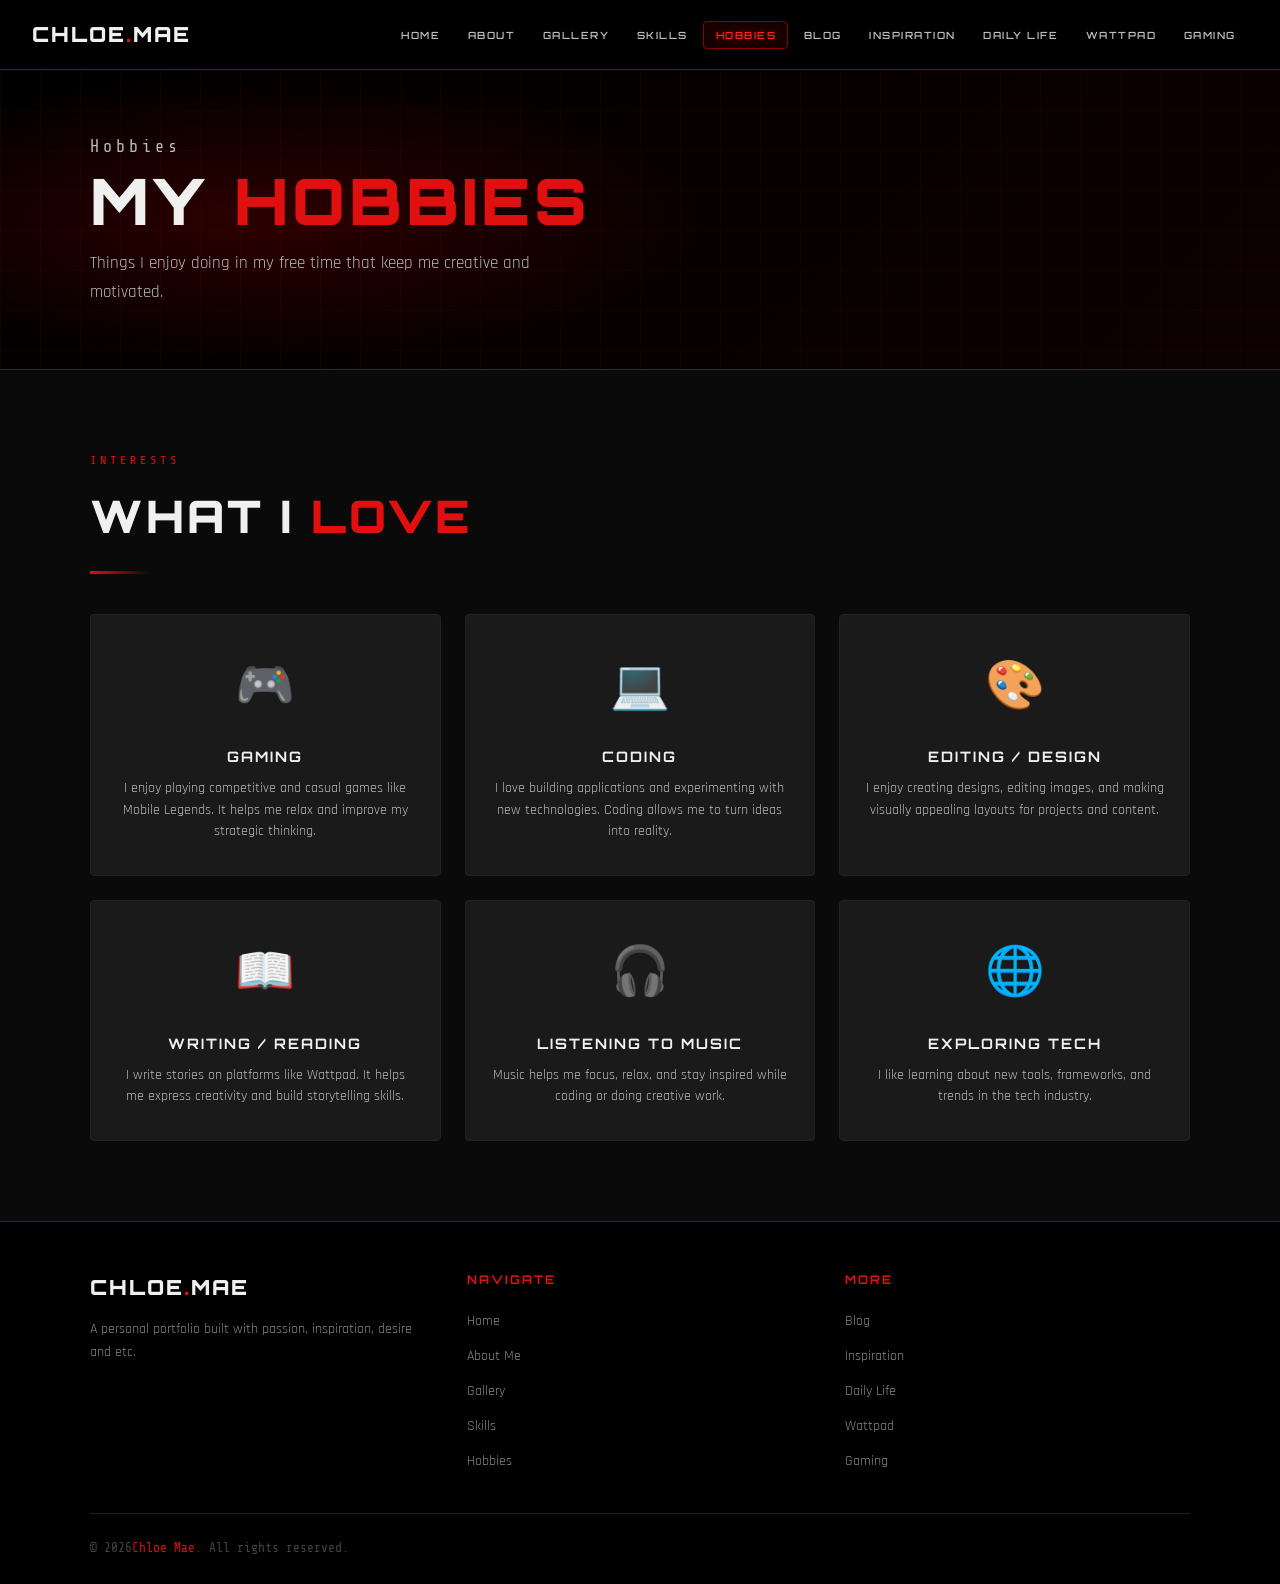
<file: hobbies.htm>
<!DOCTYPE html>
<html lang="en">
<head>
    <meta charset="UTF-8">
    <meta name="viewport" content="width=device-width, initial-scale=1.0">
    <title>Chloe's Portfolio - Hobbies</title>
    <link rel="stylesheet" href="css/style.css">
</head>
<body>
    <nav>
        <a href="index.htm" class="nav-logo">Chloe<span>.</span>Mae</a>
        <input type="checkbox" id="nav-toggle" class="nav-toggle" />
        <label for="nav-toggle" class="hamburger" aria-label="Menu">
            <span></span><span></span><span></span>
        </label>
        <ul class="nav-links">
            <li><a href="index.htm">Home</a></li>
            <li><a href="about.htm">About</a></li>
            <li><a href="gallery.htm">Gallery</a></li>
            <li><a href="skills.htm">Skills</a></li>
            <li><a href="hobbies.htm" class="active">Hobbies</a></li>
            <li><a href="blog.htm">Blog</a></li>
            <li><a href="inspiration.htm">Inspiration</a></li>
            <li><a href="daily.htm">Daily Life</a></li>
            <li><a href="wattpad.htm">Wattpad</a></li>
            <li><a href="gaming.htm">Gaming</a></li>
        </ul>
    </nav>

    <div class="page-content">
        <!-- PAGE HERO -->
        <div class="page-hero">
            <div class="page-hero-content">
                <p class="page-hero-num">Hobbies</p>
                <h1>My <span>Hobbies</span></h1>
                <p>Things I enjoy doing in my free time that keep me creative and motivated.</p>
            </div>
        </div>

        <section class="section">
            <div class="container">
                <p class="section-label">Interests</p>
                <h2 class="section-title">What I <span>Love</span></h2>
                <div class="title-line"></div>

                <div class="grid-3">
                    <article class="hobby-card">
                        <span class="hobby-icon">🎮</span>
                        <h3>Gaming</h3>
                        <p>I enjoy playing competitive and casual games like Mobile Legends. It helps me relax and improve my strategic thinking.</p>
                    </article>

                    <article class="hobby-card">
                        <span class="hobby-icon">💻</span>
                        <h3>Coding</h3>
                        <p>I love building applications and experimenting with new technologies. Coding allows me to turn ideas into reality.</p>
                    </article>

                    <article class="hobby-card">
                        <span class="hobby-icon">🎨</span>
                        <h3>Editing / Design</h3>
                        <p>I enjoy creating designs, editing images, and making visually appealing layouts for projects and content.</p>
                    </article>

                    <article class="hobby-card">
                        <span class="hobby-icon">📖</span>
                        <h3>Writing / Reading</h3>
                        <p>I write stories on platforms like Wattpad. It helps me express creativity and build storytelling skills.</p>
                    </article>

                    <article class="hobby-card">
                        <span class="hobby-icon">🎧</span>
                        <h3>Listening to Music</h3>
                        <p>Music helps me focus, relax, and stay inspired while coding or doing creative work.</p>
                    </article>

                    <article class="hobby-card">
                        <span class="hobby-icon">🌐</span>
                        <h3>Exploring Tech</h3>
                        <p>I like learning about new tools, frameworks, and trends in the tech industry.</p>
                    </article>
                </div>
            </div>
        </section>
    </div>

    <footer>
        <div class="footer-inner">
            <div class="footer-brand">
                <span class="nav-logo">Chloe<span>.</span>Mae</span>
                <p>A personal portfolio built with passion, inspiration, desire and etc.</p>
            </div>
            <div class="footer-col">
                <h4>Navigate</h4>
                <ul>
                    <li><a href="index.htm">Home</a></li>
                    <li><a href="about.htm">About Me</a></li>
                    <li><a href="gallery.htm">Gallery</a></li>
                    <li><a href="skills.htm">Skills</a></li>
                    <li><a href="hobbies.htm">Hobbies</a></li>
                </ul>
            </div>
            <div class="footer-col">
                <h4>More</h4>
                <ul>
                    <li><a href="blog.htm">Blog</a></li>
                    <li><a href="inspiration.htm">Inspiration</a></li>
                    <li><a href="daily.htm">Daily Life</a></li>
                    <li><a href="wattpad.htm">Wattpad</a></li>
                    <li><a href="gaming.htm">Gaming</a></li>
                </ul>
            </div>
        </div>
        <div class="footer-bottom">
            <p>&copy; 2026<span>Chloe Mae</span>. All rights reserved.</p>
        </div>
    </footer>
</body>
</html>
</file>
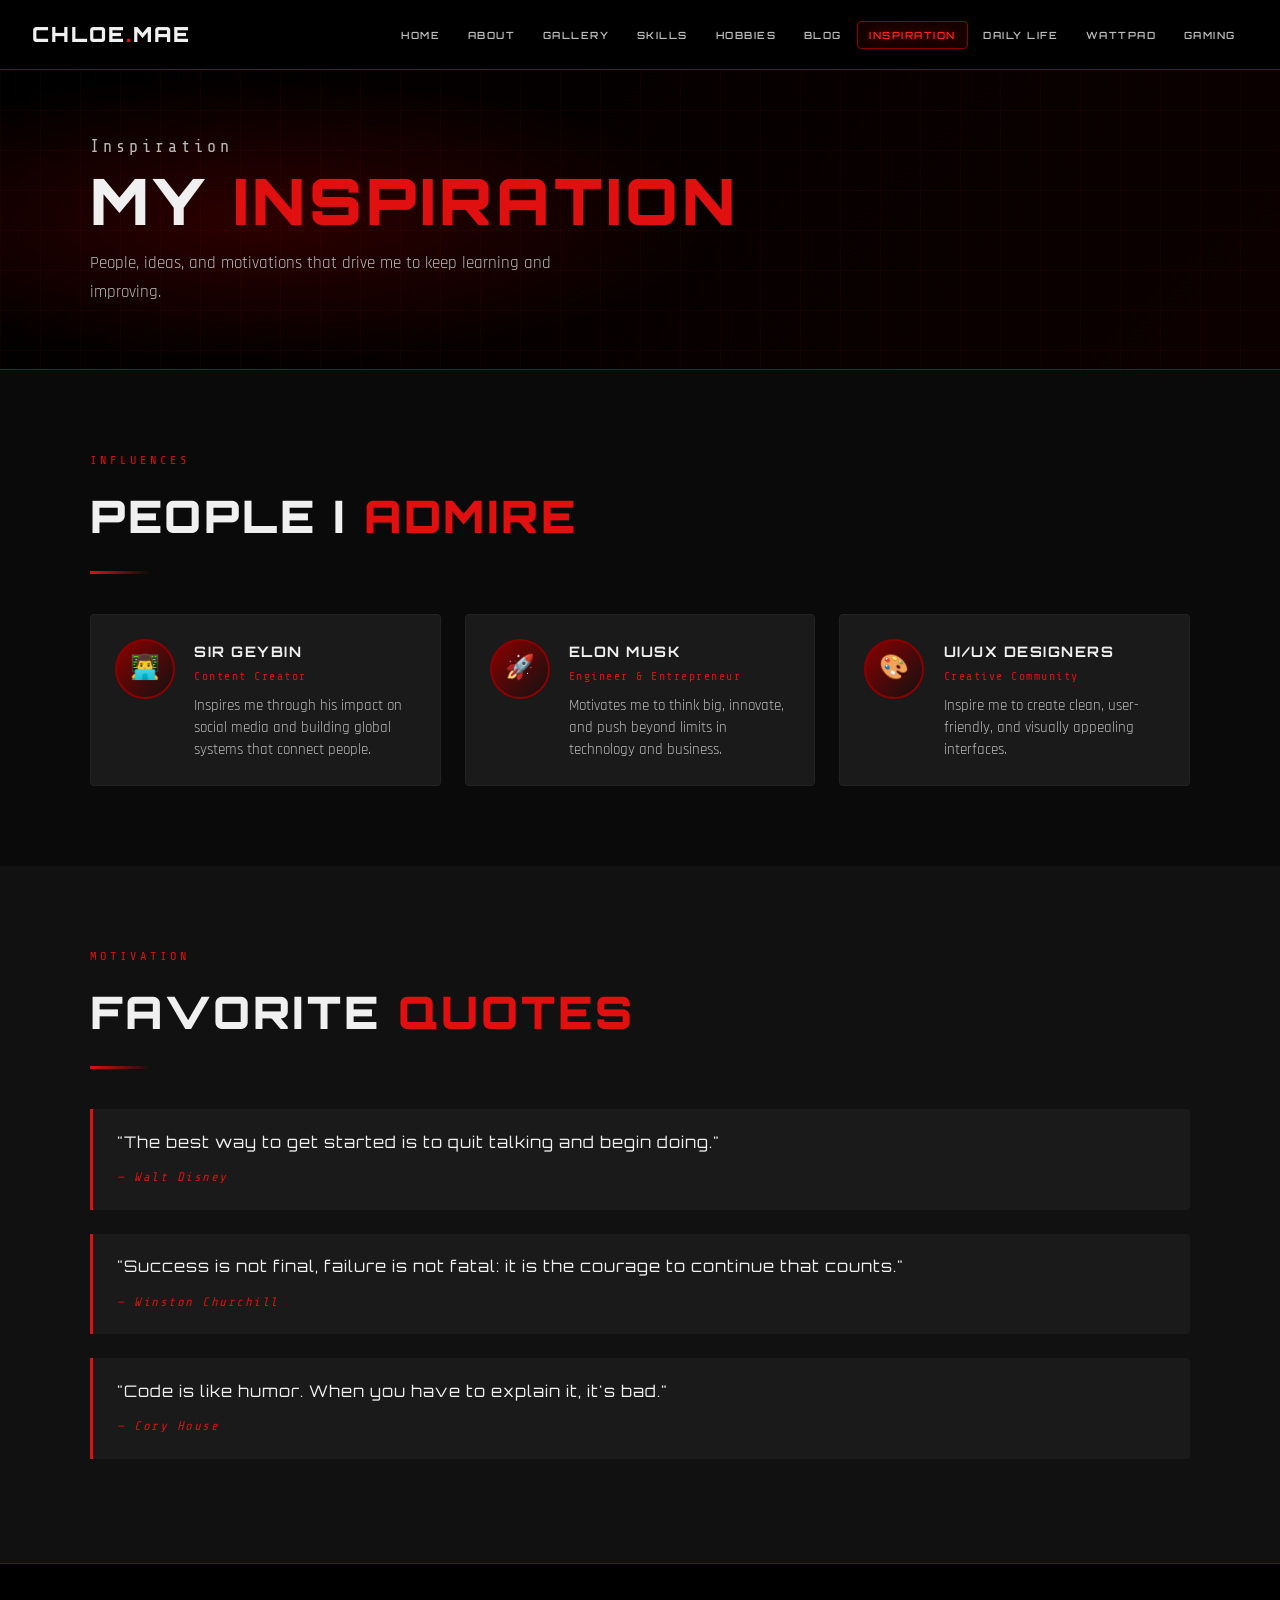
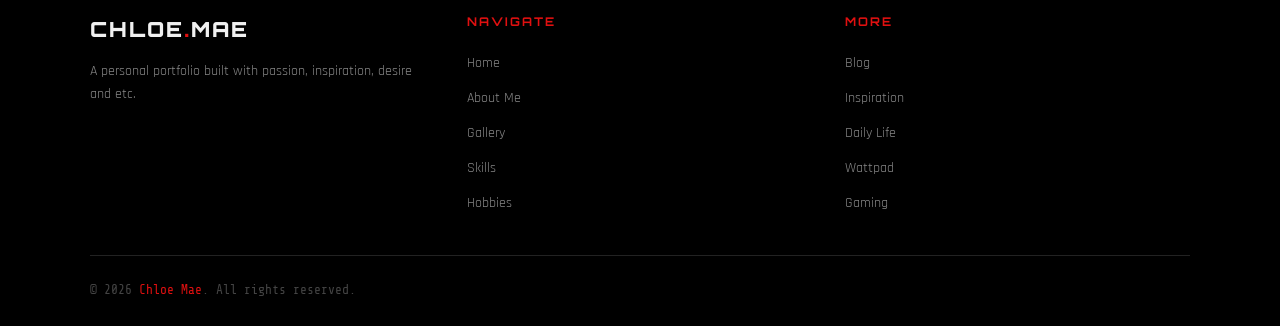
<file: inspiration.htm>
<!DOCTYPE html>
<html lang="en">
<head>
    <meta charset="UTF-8">
    <meta name="viewport" content="width=device-width, initial-scale=1.0">
    <title>Chloe's Portfolio - Inspiration</title>
    <link rel="stylesheet" href="css/style.css">
</head>
<body>
    <nav>
        <a href="index.htm" class="nav-logo">Chloe<span>.</span>Mae</a>
        <input type="checkbox" id="nav-toggle" class="nav-toggle" />
        <label for="nav-toggle" class="hamburger" aria-label="Menu">
            <span></span><span></span><span></span>
        </label>
        <ul class="nav-links">
            <li><a href="index.htm">Home</a></li>
            <li><a href="about.htm">About</a></li>
            <li><a href="gallery.htm">Gallery</a></li>
            <li><a href="skills.htm">Skills</a></li>
            <li><a href="hobbies.htm">Hobbies</a></li>
            <li><a href="blog.htm">Blog</a></li>
            <li><a href="inspiration.htm" class="active">Inspiration</a></li>
            <li><a href="daily.htm">Daily Life</a></li>
            <li><a href="wattpad.htm">Wattpad</a></li>
            <li><a href="gaming.htm">Gaming</a></li>
        </ul>
    </nav>

    <div class="page-content">
        <!-- PAGE HERO -->
        <div class="page-hero">
            <div class="page-hero-content">
                <p class="page-hero-num">Inspiration</p>
                <h1>My <span>Inspiration</span></h1>
                <p>People, ideas, and motivations that drive me to keep learning and improving.</p>
            </div>
        </div>

        <section class="section">
            <div class="container">
                <p class="section-label">Influences</p>
                <h2 class="section-title">People I <span>Admire</span></h2>
                <div class="title-line"></div>

                <div class="grid-3">
                    <article class="inspire-card">
                        <div class="inspire-avatar">👨‍💻</div>
                        <div class="inspire-info">
                            <h3>Sir Geybin</h3>
                            <p class="inspire-role">Content Creator</p>
                            <p>
                                Inspires me through his impact on social media and building global systems that connect people.
                            </p>
                        </div>
                    </article>

                    <!-- PERSON 2 -->
                    <article class="inspire-card">
                        <div class="inspire-avatar">🚀</div>
                        <div class="inspire-info">
                            <h3>Elon Musk</h3>
                            <p class="inspire-role">Engineer & Entrepreneur</p>
                            <p>
                                Motivates me to think big, innovate, and push beyond limits in technology and business.
                            </p>
                        </div>
                    </article>

                    <article class="inspire-card">
                        <div class="inspire-avatar">🎨</div>
                        <div class="inspire-info">
                            <h3>UI/UX Designers</h3>
                            <p class="inspire-role">Creative Community</p>
                            <p>
                                Inspire me to create clean, user-friendly, and visually appealing interfaces.
                            </p>
                        </div>
                    </article>
                </div>
            </div>
        </section>

        <section class="section section-alt">
            <div class="container">
                <p class="section-label">Motivation</p>
                <h2 class="section-title">Favorite <span>Quotes</span></h2>
                <div class="title-line"></div>

                <div class="quotes-grid">
                    <blockquote class="quote-block">
                        <p>"The best way to get started is to quit talking and begin doing."</p>
                        <cite>— Walt Disney</cite>
                    </blockquote>

                    <blockquote class="quote-block">
                        <p>"Success is not final, failure is not fatal: it is the courage to continue that counts."</p>
                        <cite>— Winston Churchill</cite>
                    </blockquote>

                    <blockquote class="quote-block">
                        <p>"Code is like humor. When you have to explain it, it's bad."</p>
                        <cite>— Cory House</cite>
                    </blockquote>
                </div>
            </div>
        </section>
    </div>

    <footer>
        <div class="footer-inner">
            <div class="footer-brand">
                <span class="nav-logo">Chloe<span>.</span>Mae</span>
                <p>A personal portfolio built with passion, inspiration, desire and etc.</p>
            </div>
            <div class="footer-col">
                <h4>Navigate</h4>
                <ul>
                    <li><a href="index.htm">Home</a></li>
                    <li><a href="about.htm">About Me</a></li>
                    <li><a href="gallery.htm">Gallery</a></li>
                    <li><a href="skills.htm">Skills</a></li>
                    <li><a href="hobbies.htm">Hobbies</a></li>
                </ul>
            </div>
            <div class="footer-col">
                <h4>More</h4>
                <ul>
                    <li><a href="blog.htm">Blog</a></li>
                    <li><a href="inspiration.htm">Inspiration</a></li>
                    <li><a href="daily.htm">Daily Life</a></li>
                    <li><a href="wattpad.htm">Wattpad</a></li>
                    <li><a href="gaming.htm">Gaming</a></li>
                </ul>
            </div>
        </div>
        <div class="footer-bottom">
            <p>&copy; 2026 <span>Chloe Mae</span>. All rights reserved.</p>
        </div>
    </footer>
</body>
</html>
</file>
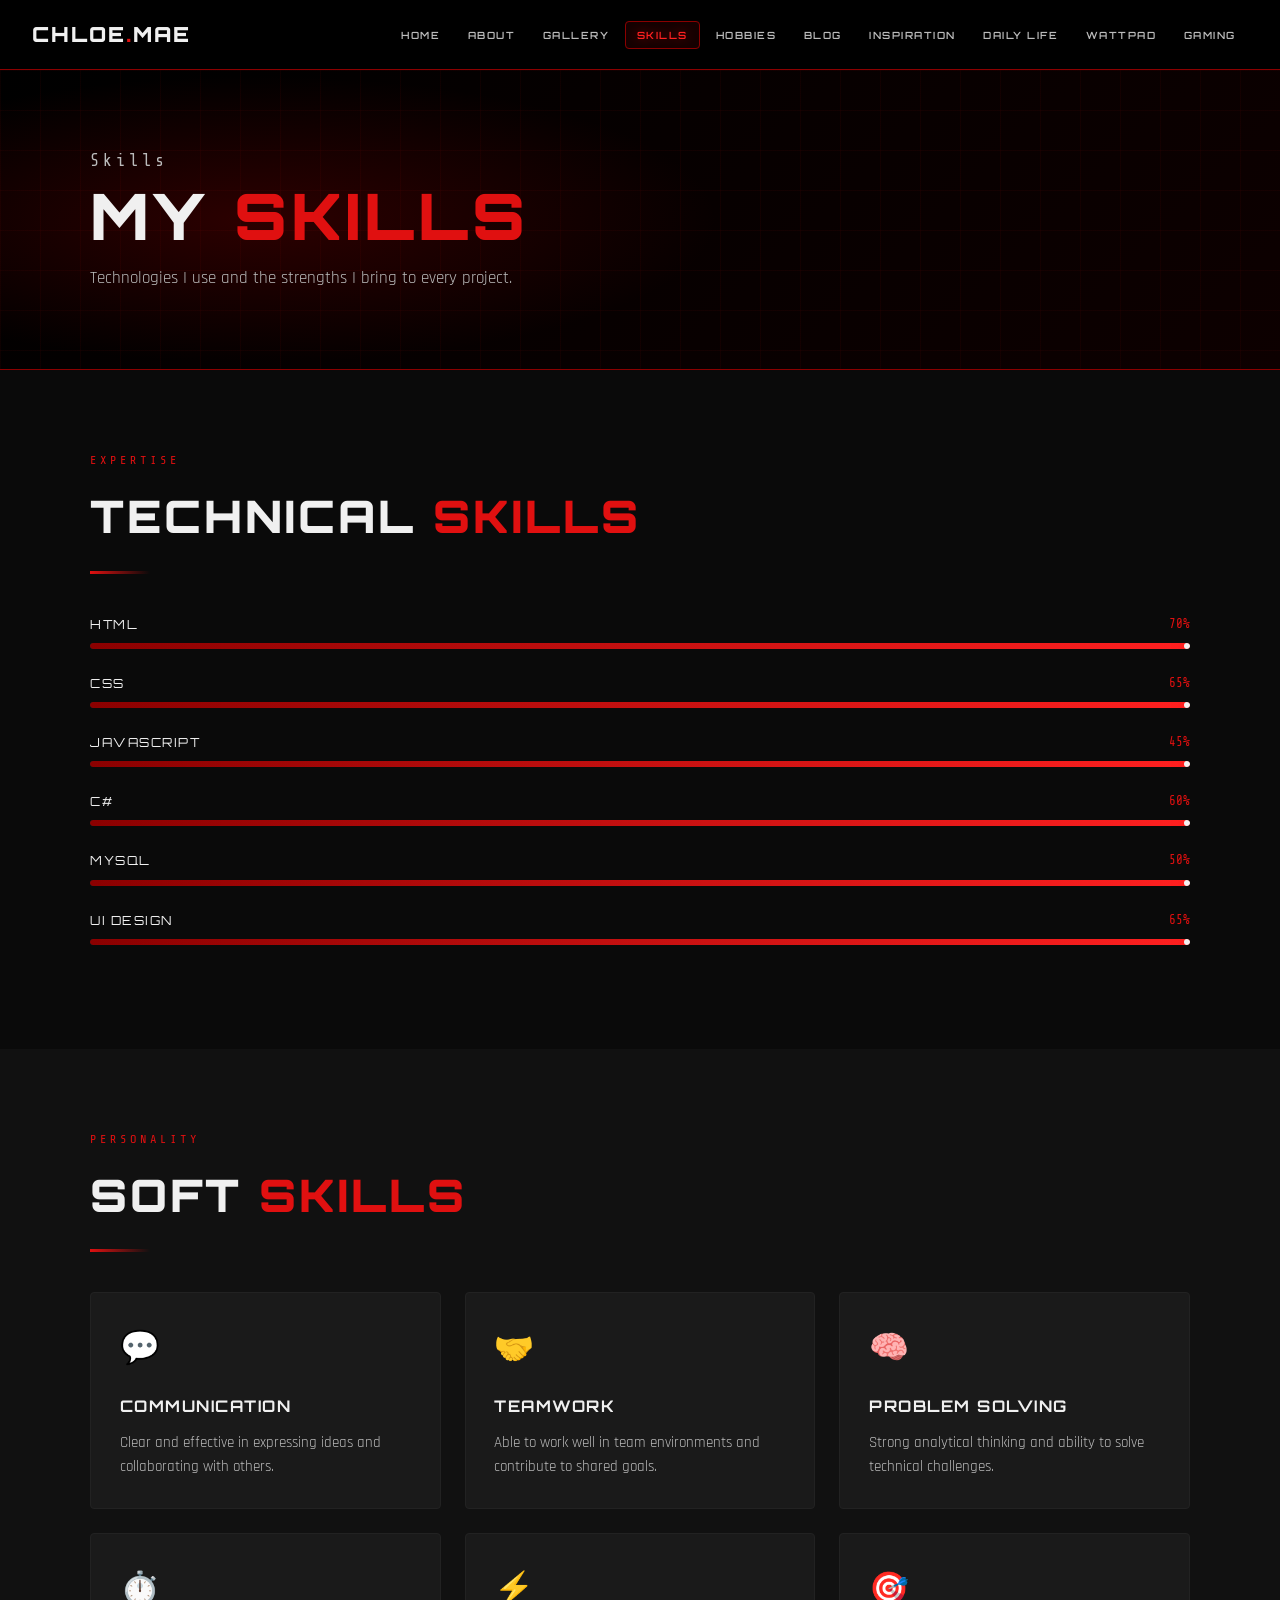
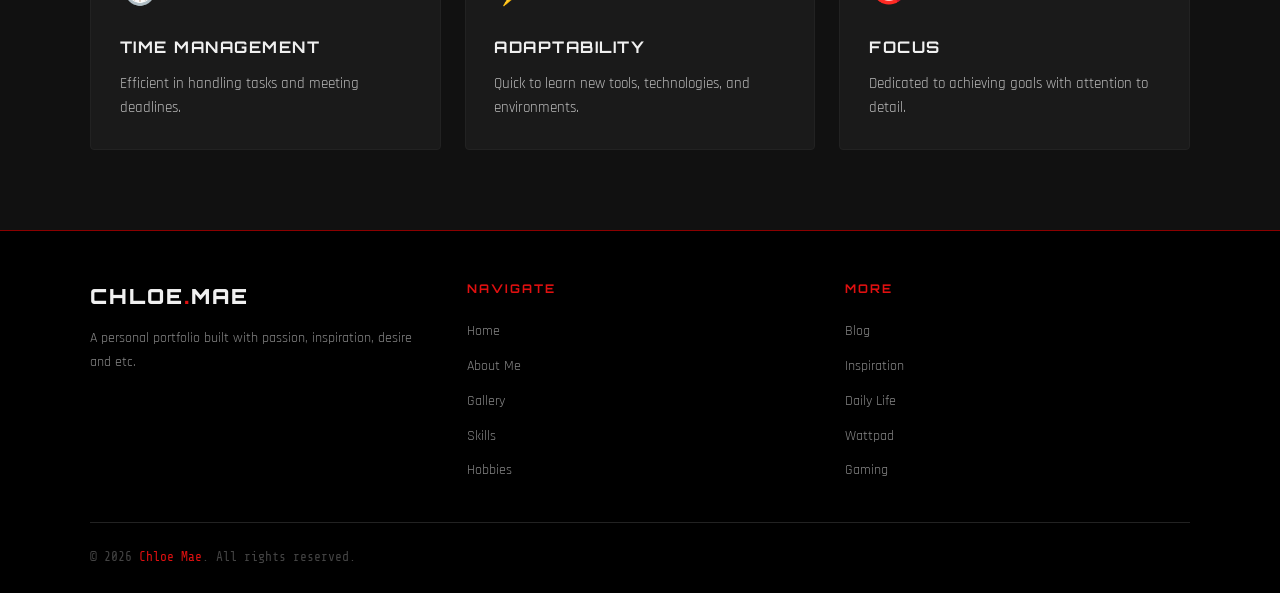
<file: skills.htm>
<!DOCTYPE html>
<html lang="en">
<head>
    <meta charset="UTF-8">
    <meta name="viewport" content="width=device-width, initial-scale=1.0">
    <title>Chloe's Portfolio - Skills</title>
    <link rel="stylesheet" href="css/style.css">
</head>
<body>
    <nav>
        <a href="index.htm" class="nav-logo">Chloe<span>.</span>Mae</a>
        <input type="checkbox" id="nav-toggle" class="nav-toggle" />
        <label for="nav-toggle" class="hamburger" aria-label="Menu">
            <span></span><span></span><span></span>
        </label>
        <ul class="nav-links">
            <li><a href="index.htm">Home</a></li>
            <li><a href="about.htm">About</a></li>
            <li><a href="gallery.htm">Gallery</a></li>
            <li><a href="skills.htm" class="active">Skills</a></li>
            <li><a href="hobbies.htm">Hobbies</a></li>
            <li><a href="blog.htm">Blog</a></li>
            <li><a href="inspiration.htm">Inspiration</a></li>
            <li><a href="daily.htm">Daily Life</a></li>
            <li><a href="wattpad.htm">Wattpad</a></li>
            <li><a href="gaming.htm">Gaming</a></li>
        </ul>
    </nav>

    <div class="page-content">
        <div class="page-hero">
            <div class="page-hero-content">
                <p class="page-hero-num">Skills</p>
                <h1>My <span>Skills</span></h1>
                <p>Technologies I use and the strengths I bring to every project.</p>
            </div>
        </div>

        <section class="section">
            <div class="container">
                <p class="section-label">Expertise</p>
                <h2 class="section-title">Technical <span>Skills</span></h2>
                <div class="title-line"></div>

                <div class="skills-grid">
                    <div>
                        <div class="skill-bar-wrap">
                            <div class="skill-bar-header">
                                <span class="skill-bar-label">HTML</span>
                                <span class="skill-bar-pct">70%</span>
                            </div>
                            <div class="skill-bar-track">
                                <div class="skill-bar-fill" data-width="70%"></div>
                            </div>
                        </div>

                        <div class="skill-bar-wrap">
                            <div class="skill-bar-header">
                                <span class="skill-bar-label">CSS</span>
                                <span class="skill-bar-pct">65%</span>
                            </div>
                            <div class="skill-bar-track">
                                <div class="skill-bar-fill" data-width="65%"></div>
                            </div>
                        </div>

                        <div class="skill-bar-wrap">
                            <div class="skill-bar-header">
                                <span class="skill-bar-label">JavaScript</span>
                                <span class="skill-bar-pct">45%</span>
                            </div>
                            <div class="skill-bar-track">
                                <div class="skill-bar-fill" data-width="45%"></div>
                            </div>
                        </div>
                    </div>

                    <div>
                        <div class="skill-bar-wrap">
                            <div class="skill-bar-header">
                                <span class="skill-bar-label">C#</span>
                                <span class="skill-bar-pct">60%</span>
                            </div>
                            <div class="skill-bar-track">
                                <div class="skill-bar-fill" data-width="60%"></div>
                            </div>
                        </div>

                        <div class="skill-bar-wrap">
                            <div class="skill-bar-header">
                                <span class="skill-bar-label">MySQL</span>
                                <span class="skill-bar-pct">50%</span>
                            </div>
                            <div class="skill-bar-track">
                                <div class="skill-bar-fill" data-width="50%"></div>
                            </div>
                        </div>

                        <div class="skill-bar-wrap">
                            <div class="skill-bar-header">
                                <span class="skill-bar-label">UI Design</span>
                                <span class="skill-bar-pct">65%</span>
                            </div>
                            <div class="skill-bar-track">
                                <div class="skill-bar-fill" data-width="65%"></div>
                            </div>
                        </div>
                    </div>
                </div>
            </div>
        </section>

        <section class="section section-alt">
            <div class="container">
                <p class="section-label">Personality</p>
                <h2 class="section-title">Soft <span>Skills</span></h2>
                <div class="title-line"></div>

                <div class="grid-3">
                    <div class="card">
                        <div class="card-icon">💬</div>
                        <h3 class="card-title">Communication</h3>
                        <p class="card-text">Clear and effective in expressing ideas and collaborating with others.</p>
                    </div>

                    <div class="card">
                        <div class="card-icon">🤝</div>
                        <h3 class="card-title">Teamwork</h3>
                        <p class="card-text">Able to work well in team environments and contribute to shared goals.</p>
                    </div>

                    <div class="card">
                        <div class="card-icon">🧠</div>
                        <h3 class="card-title">Problem Solving</h3>
                        <p class="card-text">Strong analytical thinking and ability to solve technical challenges.</p>
                    </div>

                    <div class="card">
                        <div class="card-icon">⏱️</div>
                        <h3 class="card-title">Time Management</h3>
                        <p class="card-text">Efficient in handling tasks and meeting deadlines.</p>
                    </div>

                    <div class="card">
                        <div class="card-icon">⚡</div>
                        <h3 class="card-title">Adaptability</h3>
                        <p class="card-text">Quick to learn new tools, technologies, and environments.</p>
                    </div>

                    <div class="card">
                        <div class="card-icon">🎯</div>
                        <h3 class="card-title">Focus</h3>
                        <p class="card-text">Dedicated to achieving goals with attention to detail.</p>
                    </div>
                </div>
            </div>
        </section>
    </div>

    <footer>
        <div class="footer-inner">
            <div class="footer-brand">
                <span class="nav-logo">Chloe<span>.</span>Mae</span>
                <p>A personal portfolio built with passion, inspiration, desire and etc.</p>
            </div>
            <div class="footer-col">
                <h4>Navigate</h4>
                <ul>
                    <li><a href="index.htm">Home</a></li>
                    <li><a href="about.htm">About Me</a></li>
                    <li><a href="gallery.htm">Gallery</a></li>
                    <li><a href="skills.htm">Skills</a></li>
                    <li><a href="hobbies.htm">Hobbies</a></li>
                </ul>
            </div>
            <div class="footer-col">
                <h4>More</h4>
                <ul>
                    <li><a href="blog.htm">Blog</a></li>
                    <li><a href="inspiration.htm">Inspiration</a></li>
                    <li><a href="daily.htm">Daily Life</a></li>
                    <li><a href="wattpad.htm">Wattpad</a></li>
                    <li><a href="gaming.htm">Gaming</a></li>
                </ul>
            </div>
        </div>
        <div class="footer-bottom">
            <p>&copy; 2026 <span>Chloe Mae</span>. All rights reserved.</p>
        </div>
    </footer>
</body>
</html>
</file>
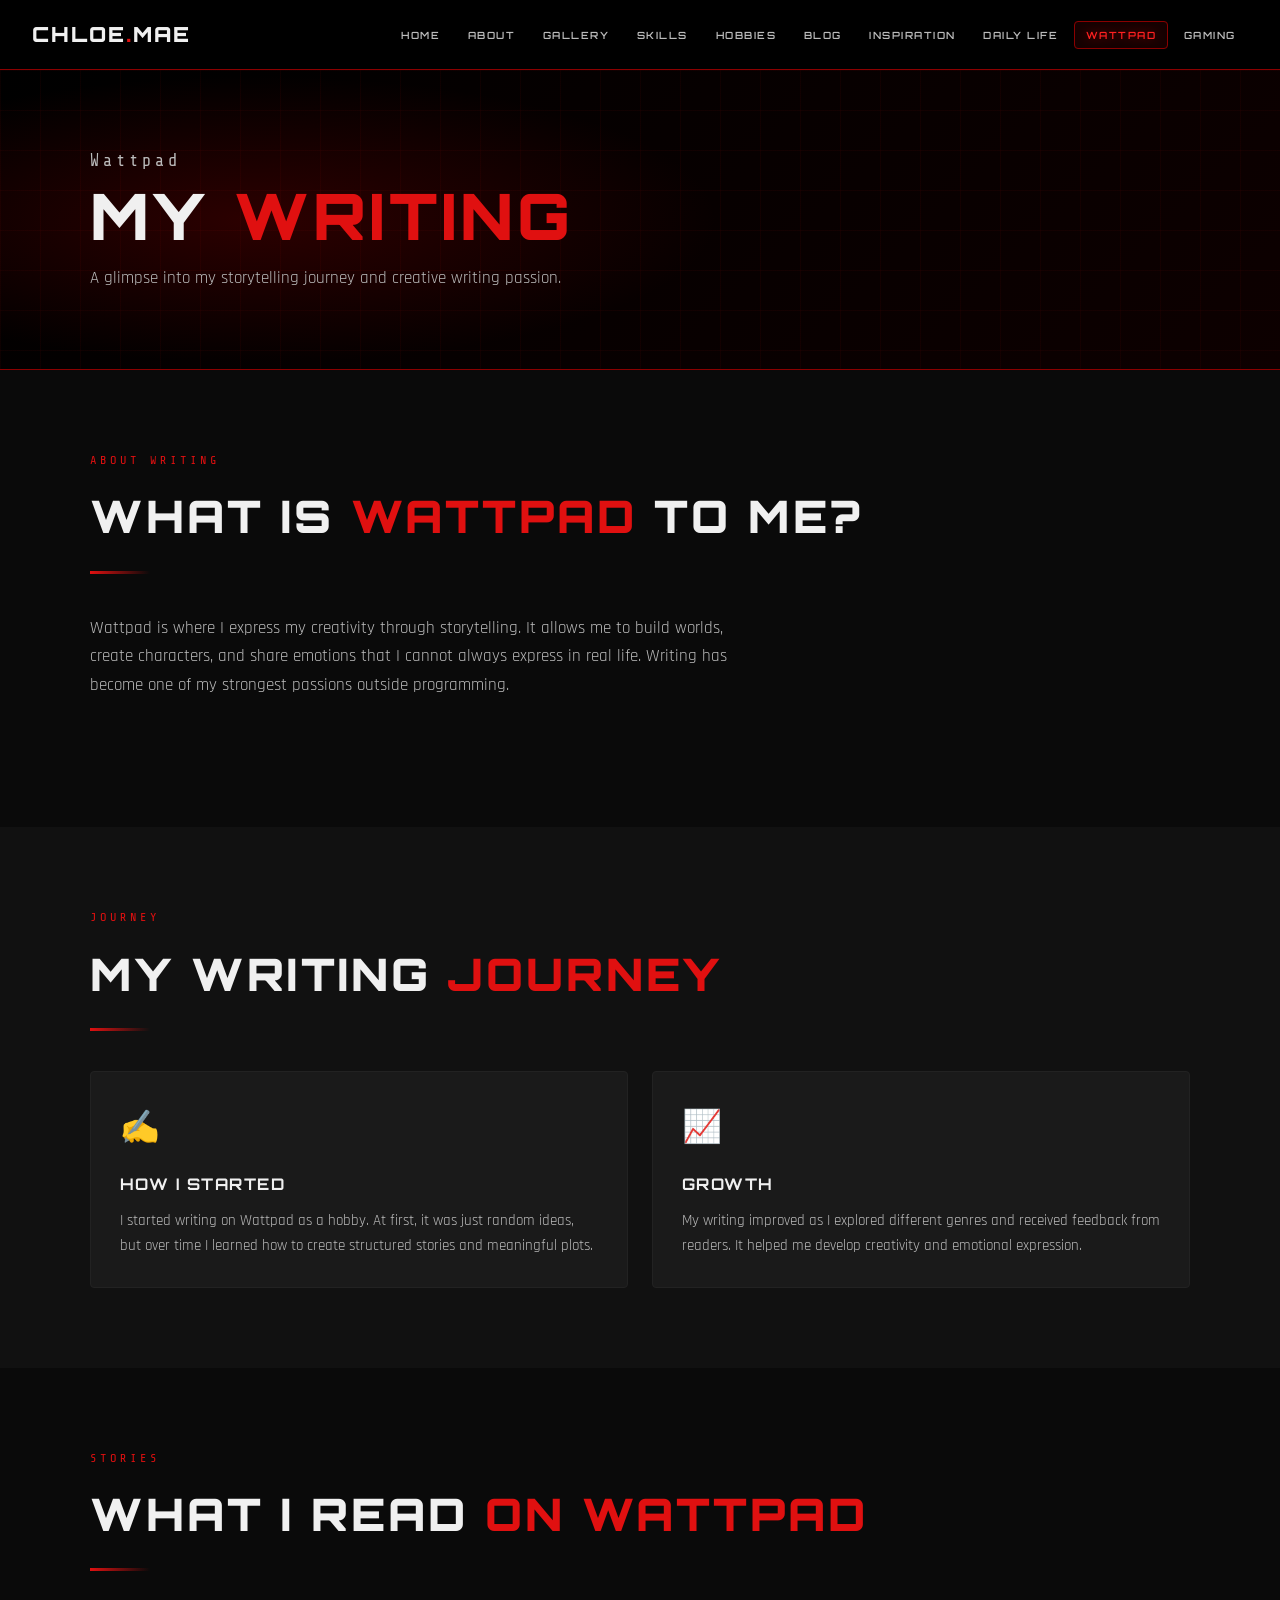
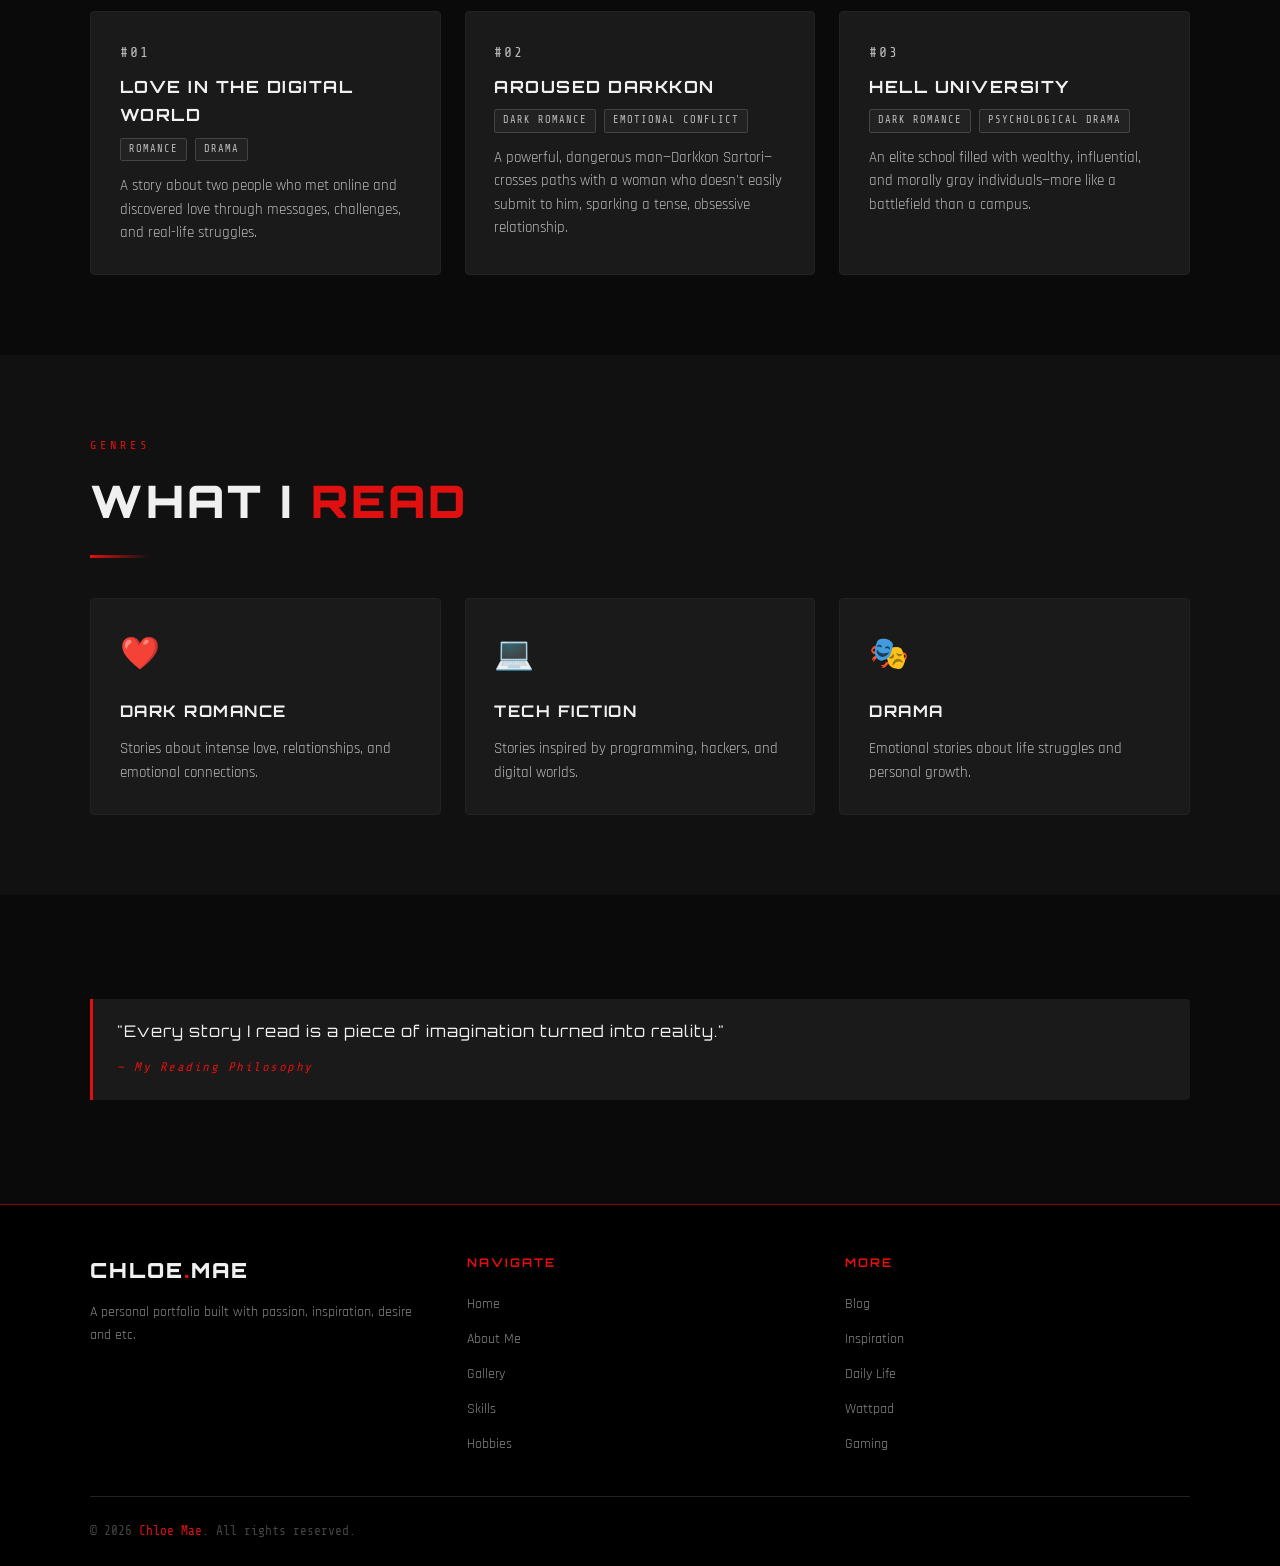
<file: wattpad.htm>
<!DOCTYPE html>
<html lang="en">
<head>
    <meta charset="UTF-8">
    <meta name="viewport" content="width=device-width, initial-scale=1.0">
    <title>Chloe's Portfolio - Wattpad</title>
    <link rel="stylesheet" href="css/style.css">
</head>
<body>
    <nav>
        <a href="index.htm" class="nav-logo">Chloe<span>.</span>Mae</a>
        <input type="checkbox" id="nav-toggle" class="nav-toggle" />
        <label for="nav-toggle" class="hamburger" aria-label="Menu">
            <span></span><span></span><span></span>
        </label>
        <ul class="nav-links">
            <li><a href="index.htm">Home</a></li>
            <li><a href="about.htm">About</a></li>
            <li><a href="gallery.htm">Gallery</a></li>
            <li><a href="skills.htm">Skills</a></li>
            <li><a href="hobbies.htm">Hobbies</a></li>
            <li><a href="blog.htm">Blog</a></li>
            <li><a href="inspiration.htm">Inspiration</a></li>
            <li><a href="daily.htm">Daily Life</a></li>
            <li><a href="wattpad.htm" class="active">Wattpad</a></li>
            <li><a href="gaming.htm">Gaming</a></li>
        </ul>
    </nav>

    <div class="page-content">
        <div class="page-hero">
            <div class="page-hero-content">
                <p class="page-hero-num">Wattpad</p>
                <h1>My <span>Writing</span></h1>
                <p>A glimpse into my storytelling journey and creative writing passion.</p>
            </div>
        </div>
        <section class="section">
            <div class="container">
                <p class="section-label">About Writing</p>
                <h2 class="section-title">What is <span>Wattpad</span> to Me?</h2>
                <div class="title-line"></div>

                <p class="section-intro">
                    Wattpad is where I express my creativity through storytelling. It allows me to build
                    worlds, create characters, and share emotions that I cannot always express in real life.
                    Writing has become one of my strongest passions outside programming.
                </p>
            </div>
        </section>

        <section class="section section-alt">
            <div class="container">
                <p class="section-label">Journey</p>
                <h2 class="section-title">My Writing <span>Journey</span></h2>
                <div class="title-line"></div>

                <div class="grid-2">
                    <div class="card">
                        <div class="card-icon">✍️</div>
                        <h3 class="card-title">How I Started</h3>
                        <p class="card-text">
                            I started writing on Wattpad as a hobby. At first, it was just random ideas,
                            but over time I learned how to create structured stories and meaningful plots.
                        </p>
                    </div>

                    <div class="card">
                        <div class="card-icon">📈</div>
                        <h3 class="card-title">Growth</h3>
                        <p class="card-text">
                            My writing improved as I explored different genres and received feedback from readers.
                            It helped me develop creativity and emotional expression.
                        </p>
                    </div>
                </div>
            </div>
        </section>

        <section class="section">
            <div class="container">
                <p class="section-label">Stories</p>
                <h2 class="section-title">What I Read <span>on Wattpad</span></h2>
                <div class="title-line"></div>

                <div class="grid-3">
                    <article class="story-card">
                        <p class="story-num">#01</p>
                        <h3>Love in the Digital World</h3>
                        <div class="story-genres">
                            <span class="genre-tag">Romance</span>
                            <span class="genre-tag">Drama</span>
                        </div>
                        <p>
                            A story about two people who met online and discovered love through messages,
                            challenges, and real-life struggles.
                        </p>
                    </article>

                    <!-- STORY 2 -->
                    <article class="story-card">
                        <p class="story-num">#02</p>
                        <h3>Aroused Darkkon</h3>
                        <div class="story-genres">
                            <span class="genre-tag">Dark Romance</span>
                            <span class="genre-tag">Emotional Conflict</span>
                        </div>
                        <p>
                            A powerful, dangerous man—Darkkon Sartori—crosses paths with a woman who doesn't easily submit to him, sparking a tense, obsessive relationship.
                        </p>
                    </article>

                    <article class="story-card">
                        <p class="story-num">#03</p>
                        <h3>Hell University</h3>
                        <div class="story-genres">
                            <span class="genre-tag">Dark Romance</span>
                            <span class="genre-tag">Psychological Drama</span>
                        </div>
                        <p>
                            An elite school filled with wealthy, influential, and morally gray individuals—more like a battlefield than a campus.
                        </p>
                    </article>
                </div>
            </div>
        </section>

        <section class="section section-alt">
            <div class="container">
                <p class="section-label">Genres</p>
                <h2 class="section-title">What I <span>Read</span></h2>
                <div class="title-line"></div>

                <div class="grid-3">
                    <div class="card">
                        <div class="card-icon">❤️</div>
                        <h3 class="card-title">Dark Romance</h3>
                        <p class="card-text">Stories about intense love, relationships, and emotional connections.</p>
                    </div>

                    <div class="card">
                        <div class="card-icon">💻</div>
                        <h3 class="card-title">Tech Fiction</h3>
                        <p class="card-text">Stories inspired by programming, hackers, and digital worlds.</p>
                    </div>

                    <div class="card">
                        <div class="card-icon">🎭</div>
                        <h3 class="card-title">Drama</h3>
                        <p class="card-text">Emotional stories about life struggles and personal growth.</p>
                    </div>
                </div>
            </div>
        </section>

        <section class="section">
            <div class="container">
                <div class="quote-block">
                    <p>"Every story I read is a piece of imagination turned into reality."</p>
                    <cite>— My Reading Philosophy</cite>
                </div>
            </div>
        </section>
    </div>

    <footer>
        <div class="footer-inner">
            <div class="footer-brand">
                <span class="nav-logo">Chloe<span>.</span>Mae</span>
                <p>A personal portfolio built with passion, inspiration, desire and etc.</p>
            </div>
            <div class="footer-col">
                <h4>Navigate</h4>
                <ul>
                    <li><a href="index.htm">Home</a></li>
                    <li><a href="about.htm">About Me</a></li>
                    <li><a href="gallery.htm">Gallery</a></li>
                    <li><a href="skills.htm">Skills</a></li>
                    <li><a href="hobbies.htm">Hobbies</a></li>
                </ul>
            </div>
            <div class="footer-col">
                <h4>More</h4>
                <ul>
                    <li><a href="blog.htm">Blog</a></li>
                    <li><a href="inspiration.htm">Inspiration</a></li>
                    <li><a href="daily.htm">Daily Life</a></li>
                    <li><a href="wattpad.htm">Wattpad</a></li>
                    <li><a href="gaming.htm">Gaming</a></li>
                </ul>
            </div>
        </div>
        <div class="footer-bottom">
            <p>&copy; 2026 <span>Chloe Mae</span>. All rights reserved.</p>
        </div>
    </footer>
</body>
</html>
</file>
<file: css/style.css>
@import url('https://fonts.googleapis.com/css2?family=Orbitron:wght@400;600;700;900&family=Rajdhani:wght@300;400;500;600;700&family=Share+Tech+Mono&display=swap');
:root {
  --red:        #e01010;
  --red-dark:   #8b0000;
  --red-glow:   #ff2020;
  --red-dim:    #5a0000;
  --black:      #000000;
  --black-soft: #0a0a0a;
  --dark:       #111111;
  --dark-2:     #1a1a1a;
  --dark-3:     #222222;
  --grey:       #444444;
  --grey-light: #888888;
  --white:      #f0f0f0;
  --white-dim:  #bbbbbb;

  --font-display: 'Orbitron', sans-serif;
  --font-body:    'Rajdhani', sans-serif;
  --font-mono:    'Share Tech Mono', monospace;

  --nav-h: 70px;
  --radius: 4px;
  --transition: 0.3s ease;
  --glow: 0 0 12px rgba(224, 16, 16, 0.6);
  --glow-strong: 0 0 24px rgba(224, 16, 16, 0.9), 0 0 48px rgba(224, 16, 16, 0.4);
}

*, *::before, *::after { box-sizing: border-box; margin: 0; padding: 0; }

html { scroll-behavior: smooth; font-size: 16px; }

body {
  background-color: var(--black-soft);
  color: var(--white);
  font-family: var(--font-body);
  font-size: 1.05rem;
  line-height: 1.7;
  overflow-x: hidden;
}

a { color: var(--red); text-decoration: none; transition: color var(--transition); }
a:hover { color: var(--red-glow); }

img { max-width: 100%; display: block; }

ul { list-style: none; }

::-webkit-scrollbar { width: 6px; }
::-webkit-scrollbar-track { background: var(--dark); }
::-webkit-scrollbar-thumb { background: var(--red-dark); border-radius: 3px; }
::-webkit-scrollbar-thumb:hover { background: var(--red); }

nav {
  position: fixed;
  top: 0; left: 0; right: 0;
  height: var(--nav-h);
  background: rgba(0, 0, 0, 0.92);
  border-bottom: 1px solid var(--red-dark);
  display: flex;
  align-items: center;
  justify-content: space-between;
  padding: 0 2rem;
  z-index: 1000;
  backdrop-filter: blur(8px);
}

.nav-logo {
  font-family: var(--font-display);
  font-size: 1.3rem;
  font-weight: 900;
  color: var(--white);
  letter-spacing: 2px;
  text-transform: uppercase;
}

.nav-logo span { color: var(--red); }

.nav-links {
  display: flex;
  gap: 0.2rem;
  flex-wrap: wrap;
}

.nav-links a {
  font-family: var(--font-display);
  font-size: 0.62rem;
  font-weight: 600;
  letter-spacing: 1.5px;
  text-transform: uppercase;
  color: var(--white-dim);
  padding: 0.45rem 0.7rem;
  border: 1px solid transparent;
  border-radius: var(--radius);
  transition: all var(--transition);
  white-space: nowrap;
}

.nav-links a:hover,
.nav-links a.active {
  color: var(--red-glow);
  border-color: var(--red-dark);
  background: rgba(139, 0, 0, 0.15);
  text-shadow: var(--glow);
}

.nav-toggle { display: none; }

.hamburger {
  display: none;
  flex-direction: column;
  gap: 5px;
  cursor: pointer;
  padding: 4px;
}

.hamburger span {
  display: block;
  width: 24px;
  height: 2px;
  background: var(--white);
  border-radius: 2px;
  transition: all var(--transition);
}


.page-content {
  padding-top: var(--nav-h);
  min-height: 100vh;
}

.hero {
  min-height: calc(100vh - var(--nav-h));
  display: flex;
  align-items: center;
  justify-content: center;
  text-align: center;
  position: relative;
  overflow: hidden;
  background:
    radial-gradient(ellipse 80% 60% at 50% 50%, rgba(139,0,0,0.35) 0%, transparent 70%),
    linear-gradient(180deg, #000 0%, #0d0000 50%, #000 100%);
}

.hero::before {
  content: '';
  position: absolute;
  inset: 0;
  background-image:
    linear-gradient(rgba(224,16,16,0.07) 1px, transparent 1px),
    linear-gradient(90deg, rgba(224,16,16,0.07) 1px, transparent 1px);
  background-size: 50px 50px;
  animation: gridMove 20s linear infinite;
}

.hero::after {
  content: '';
  position: absolute;
  inset: 0;
  background: radial-gradient(ellipse 50% 40% at 50% 60%, rgba(139,0,0,0.2) 0%, transparent 70%);
}

@keyframes gridMove {
  0%   { background-position: 0 0; }
  100% { background-position: 50px 50px; }
}

.hero-content {
  position: relative;
  z-index: 1;
  max-width: 860px;
  padding: 2rem;
}

.hero-tag {
  font-family: var(--font-mono);
  font-size: 0.85rem;
  color: var(--red);
  letter-spacing: 4px;
  text-transform: uppercase;
  margin-bottom: 1rem;
  animation: fadeUp 0.8s ease both;
}

.hero-name {
  font-family: var(--font-display);
  font-size: clamp(2.8rem, 8vw, 6rem);
  font-weight: 900;
  line-height: 1.05;
  color: var(--white);
  text-transform: uppercase;
  letter-spacing: 4px;
  margin-bottom: 0.5rem;
  animation: fadeUp 0.9s ease 0.1s both;
}

.hero-name span {
  color: var(--red);
  text-shadow: var(--glow-strong);
}

.hero-sub {
  font-family: var(--font-display);
  font-size: clamp(0.9rem, 2.5vw, 1.2rem);
  color: var(--grey-light);
  letter-spacing: 6px;
  text-transform: uppercase;
  margin-bottom: 1.5rem;
  animation: fadeUp 0.9s ease 0.2s both;
}

.hero-desc {
  font-size: 1.1rem;
  color: var(--white-dim);
  max-width: 580px;
  margin: 0 auto 2.5rem;
  animation: fadeUp 0.9s ease 0.3s both;
}

.hero-btns {
  display: flex;
  gap: 1rem;
  justify-content: center;
  flex-wrap: wrap;
  animation: fadeUp 0.9s ease 0.4s both;
}

.btn {
  font-family: var(--font-display);
  font-size: 0.75rem;
  font-weight: 700;
  letter-spacing: 2px;
  text-transform: uppercase;
  padding: 0.8rem 2rem;
  border-radius: var(--radius);
  transition: all var(--transition);
  cursor: pointer;
  display: inline-block;
}

.btn-primary {
  background: var(--red);
  color: var(--white);
  border: 1px solid var(--red);
}

.btn-primary:hover {
  background: var(--red-glow);
  box-shadow: var(--glow-strong);
  color: var(--white);
  transform: translateY(-2px);
}

.btn-outline {
  background: transparent;
  color: var(--white-dim);
  border: 1px solid var(--grey);
}

.btn-outline:hover {
  border-color: var(--red);
  color: var(--red-glow);
  box-shadow: var(--glow);
  transform: translateY(-2px);
}

.scroll-indicator {
  position: absolute;
  bottom: 2rem;
  left: 50%;
  transform: translateX(-50%);
  z-index: 1;
  display: flex;
  flex-direction: column;
  align-items: center;
  gap: 8px;
  color: var(--grey-light);
  font-family: var(--font-mono);
  font-size: 0.7rem;
  letter-spacing: 2px;
}

.scroll-line {
  width: 1px;
  height: 50px;
  background: linear-gradient(to bottom, var(--red), transparent);
  animation: scrollPulse 2s ease infinite;
}

@keyframes scrollPulse {
  0%, 100% { opacity: 0.3; transform: scaleY(1); }
  50%       { opacity: 1;   transform: scaleY(1.1); }
}

.section {
  padding: 5rem 2rem;
}

.section-alt { background: var(--dark); }
.section-darker { background: var(--dark-2); }

.container {
  max-width: 1100px;
  margin: 0 auto;
}

.section-label {
  font-family: var(--font-mono);
  font-size: 0.75rem;
  color: var(--red);
  letter-spacing: 4px;
  text-transform: uppercase;
  margin-bottom: 0.5rem;
}

.section-title {
  font-family: var(--font-display);
  font-size: clamp(1.8rem, 4vw, 2.8rem);
  font-weight: 900;
  text-transform: uppercase;
  letter-spacing: 3px;
  color: var(--white);
  margin-bottom: 1rem;
}

.section-title span { color: var(--red); }

.title-line {
  width: 60px;
  height: 3px;
  background: linear-gradient(to right, var(--red), transparent);
  margin-bottom: 2.5rem;
}

.section-intro {
  max-width: 650px;
  color: var(--white-dim);
  font-size: 1.05rem;
  margin-bottom: 3rem;
}

.card {
  background: var(--dark-2);
  border: 1px solid var(--dark-3);
  border-radius: var(--radius);
  padding: 1.8rem;
  transition: all var(--transition);
  position: relative;
  overflow: hidden;
}

.card::before {
  content: '';
  position: absolute;
  top: 0; left: 0;
  width: 3px; height: 0;
  background: var(--red);
  transition: height 0.4s ease;
}

.card:hover {
  border-color: var(--red-dark);
  transform: translateY(-4px);
  box-shadow: 0 8px 30px rgba(139, 0, 0, 0.25);
}

.card:hover::before { height: 100%; }

.card-icon {
  font-size: 2rem;
  margin-bottom: 1rem;
}

.card-title {
  font-family: var(--font-display);
  font-size: 1rem;
  font-weight: 700;
  letter-spacing: 1.5px;
  color: var(--white);
  text-transform: uppercase;
  margin-bottom: 0.7rem;
}

.card-text {
  color: var(--white-dim);
  font-size: 0.95rem;
  line-height: 1.6;
}

.grid-2 { display: grid; grid-template-columns: repeat(2, 1fr); gap: 1.5rem; }
.grid-3 { display: grid; grid-template-columns: repeat(3, 1fr); gap: 1.5rem; }
.grid-4 { display: grid; grid-template-columns: repeat(4, 1fr); gap: 1.5rem; }

.page-hero {
  min-height: 300px;
  display: flex;
  align-items: center;
  padding: 3rem 2rem;
  background:
    radial-gradient(ellipse 60% 80% at 20% 50%, rgba(139,0,0,0.3) 0%, transparent 60%),
    linear-gradient(135deg, #000 0%, #0d0000 100%);
  border-bottom: 1px solid var(--red-dark);
  position: relative;
  overflow: hidden;
}

.page-hero::before {
  content: '';
  position: absolute;
  inset: 0;
  background-image:
    linear-gradient(rgba(224,16,16,0.05) 1px, transparent 1px),
    linear-gradient(90deg, rgba(224,16,16,0.05) 1px, transparent 1px);
  background-size: 40px 40px;
}

.page-hero-content {
  position: relative;
  z-index: 1;
  max-width: 1100px;
  margin: 0 auto;
  width: 100%;
}

.page-hero-num {
  font-family: var(--font-mono);
  font-size: 0.75rem;
  color: var(--red);
  letter-spacing: 4px;
  margin-bottom: 0.5rem;
}

.page-hero h1 {
  font-family: var(--font-display);
  font-size: clamp(2rem, 5vw, 4rem);
  font-weight: 900;
  text-transform: uppercase;
  letter-spacing: 4px;
  color: var(--white);
  line-height: 1;
  margin-bottom: 1rem;
}

.page-hero h1 span { color: var(--red); }

.page-hero p {
  color: var(--white-dim);
  font-size: 1.05rem;
  max-width: 500px;
}

footer {
  background: var(--black);
  border-top: 1px solid var(--red-dark);
  padding: 3rem 2rem 1.5rem;
}

.footer-inner {
  max-width: 1100px;
  margin: 0 auto;
  display: grid;
  grid-template-columns: 1fr 1fr 1fr;
  gap: 2rem;
  margin-bottom: 2rem;
}

.footer-brand .nav-logo { margin-bottom: 0.8rem; display: block; }

.footer-brand p {
  color: var(--grey-light);
  font-size: 0.9rem;
  line-height: 1.6;
}

.footer-col h4 {
  font-family: var(--font-display);
  font-size: 0.75rem;
  letter-spacing: 2px;
  text-transform: uppercase;
  color: var(--red);
  margin-bottom: 1rem;
}

.footer-col ul li {
  margin-bottom: 0.4rem;
}

.footer-col ul li a {
  color: var(--grey-light);
  font-size: 0.9rem;
  transition: color var(--transition);
}

.footer-col ul li a:hover {
  color: var(--red-glow);
}

.footer-bottom {
  max-width: 1100px;
  margin: 0 auto;
  padding-top: 1.5rem;
  border-top: 1px solid var(--dark-3);
  display: flex;
  justify-content: space-between;
  align-items: center;
  flex-wrap: wrap;
  gap: 0.5rem;
}

.footer-bottom p {
  color: var(--grey);
  font-size: 0.8rem;
  font-family: var(--font-mono);
}

.footer-bottom span { color: var(--red); }


@keyframes fadeUp {
  from { opacity: 0; transform: translateY(24px); }
  to   { opacity: 1; transform: translateY(0); }
}

@keyframes pulse {
  0%, 100% { box-shadow: var(--glow); }
  50%       { box-shadow: var(--glow-strong); }
}

@keyframes glitch {
  0%, 100% { transform: translate(0); }
  20%       { transform: translate(-2px, 2px); }
  40%       { transform: translate(2px, -2px); }
  60%       { transform: translate(-1px, 1px); }
  80%       { transform: translate(1px, -1px); }
}

.skill-bar-wrap {
  margin-bottom: 1.5rem;
}

.skill-bar-header {
  display: flex;
  justify-content: space-between;
  margin-bottom: 0.5rem;
}

.skill-bar-label {
  font-family: var(--font-display);
  font-size: 0.78rem;
  letter-spacing: 1.5px;
  text-transform: uppercase;
  color: var(--white);
}

.skill-bar-pct {
  font-family: var(--font-mono);
  font-size: 0.78rem;
  color: var(--red);
}

.skill-bar-track {
  width: 100%;
  height: 6px;
  background: var(--dark-3);
  border-radius: 3px;
  overflow: hidden;
}

.skill-bar-fill {
  height: 100%;
  background: linear-gradient(to right, var(--red-dark), var(--red-glow));
  border-radius: 3px;
  position: relative;
}

.skill-bar-fill::after {
  content: '';
  position: absolute;
  right: 0; top: 0; bottom: 0;
  width: 6px;
  background: var(--white);
  border-radius: 50%;
  box-shadow: var(--glow);
}

.gallery-grid {
  display: grid;
  grid-template-columns: repeat(3, 1fr);
  gap: 1.2rem;
}

.gallery-item {
  position: relative;
  overflow: hidden;
  border-radius: var(--radius);
  border: 1px solid var(--dark-3);
  aspect-ratio: 4/3;
  background: var(--dark-2);
}

.gallery-img {
  width: 100%;
  height: 100%;
  object-fit: cover;
  transition: transform 0.5s ease;
}

.gallery-overlay {
  position: absolute;
  inset: 0;
  background: linear-gradient(to top, rgba(0,0,0,0.9) 0%, transparent 60%);
  opacity: 0;
  transition: opacity var(--transition);
  display: flex;
  align-items: flex-end;
  padding: 1.2rem;
}

.gallery-caption {
  color: var(--white);
  font-family: var(--font-display);
  font-size: 0.8rem;
  letter-spacing: 1.5px;
  text-transform: uppercase;
  transform: translateY(10px);
  transition: transform var(--transition);
}

.gallery-caption small {
  display: block;
  color: var(--red);
  font-family: var(--font-mono);
  font-size: 0.7rem;
  letter-spacing: 1px;
  margin-top: 2px;
}

.gallery-item:hover .gallery-img   { transform: scale(1.08); }
.gallery-item:hover .gallery-overlay { opacity: 1; }
.gallery-item:hover .gallery-caption { transform: translateY(0); }
.gallery-item:hover { border-color: var(--red-dark); box-shadow: var(--glow); }

/* placeholder image background colors */
.img-ph-1 { background: linear-gradient(135deg, #1a0000, #3d0000); }
.img-ph-2 { background: linear-gradient(135deg, #0a0a0a, #1a0000); }
.img-ph-3 { background: linear-gradient(135deg, #0d0000, #2a0000); }
.img-ph-4 { background: linear-gradient(135deg, #1a0000, #0a0a0a); }
.img-ph-5 { background: linear-gradient(135deg, #200000, #1a0000); }
.img-ph-6 { background: linear-gradient(135deg, #0a0000, #2d0000); }

.img-ph-inner {
  width: 100%;
  height: 100%;
  display: flex;
  flex-direction: column;
  align-items: center;
  justify-content: center;
  gap: 0.5rem;
}

.img-ph-icon { font-size: 3rem; opacity: 0.4; }
.img-ph-text {
  font-family: var(--font-mono);
  font-size: 0.7rem;
  color: var(--red);
  opacity: 0.6;
  letter-spacing: 2px;
}

.blog-card {
  background: var(--dark-2);
  border: 1px solid var(--dark-3);
  border-radius: var(--radius);
  overflow: hidden;
  transition: all var(--transition);
}

.blog-card:hover {
  border-color: var(--red-dark);
  transform: translateY(-4px);
  box-shadow: 0 8px 30px rgba(139,0,0,0.25);
}

.blog-card-header {
  background: linear-gradient(135deg, var(--red-dim), var(--dark));
  padding: 1.5rem 1.8rem;
  border-bottom: 1px solid var(--red-dark);
}

.blog-num {
  font-family: var(--font-mono);
  font-size: 0.7rem;
  color: var(--red);
  letter-spacing: 2px;
  margin-bottom: 0.4rem;
}

.blog-title {
  font-family: var(--font-display);
  font-size: 1.1rem;
  font-weight: 700;
  letter-spacing: 1px;
  text-transform: uppercase;
  color: var(--white);
  line-height: 1.3;
}

.blog-card-body {
  padding: 1.8rem;
}

.blog-meta {
  display: flex;
  gap: 1rem;
  margin-bottom: 1rem;
  flex-wrap: wrap;
}

.blog-tag {
  font-family: var(--font-mono);
  font-size: 0.68rem;
  color: var(--red);
  border: 1px solid var(--red-dark);
  padding: 2px 8px;
  border-radius: 2px;
  letter-spacing: 1px;
  text-transform: uppercase;
}

.blog-card-body p {
  color: var(--white-dim);
  font-size: 0.97rem;
  line-height: 1.7;
}

.quote-block {
  border-left: 3px solid var(--red);
  padding: 1.2rem 1.5rem;
  background: var(--dark-2);
  border-radius: 0 var(--radius) var(--radius) 0;
  margin: 1.5rem 0;
}

.quote-block p {
  font-family: var(--font-display);
  font-size: 1rem;
  color: var(--white);
  letter-spacing: 1px;
  margin-bottom: 0.4rem;
}

.quote-block cite {
  font-family: var(--font-mono);
  font-size: 0.78rem;
  color: var(--red);
  letter-spacing: 1.5px;
}

.inspire-card {
  background: var(--dark-2);
  border: 1px solid var(--dark-3);
  border-radius: var(--radius);
  padding: 1.5rem;
  display: flex;
  gap: 1.2rem;
  align-items: flex-start;
  transition: all var(--transition);
}

.inspire-card:hover {
  border-color: var(--red-dark);
  transform: translateX(6px);
  box-shadow: -4px 0 20px rgba(139,0,0,0.3);
}

.inspire-avatar {
  width: 60px;
  height: 60px;
  border-radius: 50%;
  background: linear-gradient(135deg, var(--red-dark), var(--dark));
  border: 2px solid var(--red-dark);
  flex-shrink: 0;
  display: flex;
  align-items: center;
  justify-content: center;
  font-size: 1.5rem;
}

.inspire-info h3 {
  font-family: var(--font-display);
  font-size: 0.9rem;
  font-weight: 700;
  letter-spacing: 1.5px;
  text-transform: uppercase;
  color: var(--white);
  margin-bottom: 0.3rem;
}

.inspire-info .inspire-role {
  font-family: var(--font-mono);
  font-size: 0.72rem;
  color: var(--red);
  letter-spacing: 1.5px;
  margin-bottom: 0.6rem;
}

.inspire-info p {
  color: var(--white-dim);
  font-size: 0.92rem;
  line-height: 1.5;
}

.schedule-list { display: flex; flex-direction: column; gap: 0; }

.schedule-item {
  display: grid;
  grid-template-columns: 110px 1fr;
  gap: 1.5rem;
  padding: 1.2rem 1.5rem;
  border-left: 3px solid var(--dark-3);
  position: relative;
  transition: all var(--transition);
}

.schedule-item::before {
  content: '';
  position: absolute;
  left: -6px;
  top: 50%;
  transform: translateY(-50%);
  width: 9px;
  height: 9px;
  border-radius: 50%;
  background: var(--red-dark);
  border: 2px solid var(--dark-2);
  transition: all var(--transition);
}

.schedule-item:hover { background: var(--dark-2); border-left-color: var(--red); }
.schedule-item:hover::before { background: var(--red); box-shadow: var(--glow); }

.schedule-time {
  font-family: var(--font-mono);
  font-size: 0.8rem;
  color: var(--red);
  letter-spacing: 1px;
  padding-top: 2px;
}

.schedule-desc h4 {
  font-family: var(--font-display);
  font-size: 0.9rem;
  letter-spacing: 1px;
  text-transform: uppercase;
  color: var(--white);
  margin-bottom: 0.3rem;
}

.schedule-desc p {
  color: var(--white-dim);
  font-size: 0.88rem;
}

.game-card {
  background: var(--dark-2);
  border: 1px solid var(--dark-3);
  border-radius: var(--radius);
  overflow: hidden;
  transition: all var(--transition);
}

.game-card:hover {
  border-color: var(--red-dark);
  transform: translateY(-5px);
  box-shadow: 0 10px 35px rgba(139,0,0,0.3);
}

.game-banner {
  height: 100px;
  display: flex;
  align-items: center;
  justify-content: center;
  font-size: 3rem;
  position: relative;
  overflow: hidden;
}

.game-banner-ml  { background: linear-gradient(135deg, #0a0020, #200040, #0a0020); }
.game-banner-val { background: linear-gradient(135deg, #1a0010, #3d0020, #1a0010); }
.game-banner-mc  { background: linear-gradient(135deg, #001a0a, #003d20, #001a0a); }
.game-banner-cs  { background: linear-gradient(135deg, #001520, #003040, #001520); }

.game-card-body { padding: 1.2rem 1.5rem; }

.game-card-body h3 {
  font-family: var(--font-display);
  font-size: 0.95rem;
  font-weight: 700;
  letter-spacing: 1.5px;
  text-transform: uppercase;
  color: var(--white);
  margin-bottom: 0.3rem;
}

.game-genre {
  font-family: var(--font-mono);
  font-size: 0.68rem;
  color: var(--red);
  letter-spacing: 2px;
  margin-bottom: 0.7rem;
}

.game-card-body p {
  color: var(--white-dim);
  font-size: 0.88rem;
  line-height: 1.5;
}

.story-card {
  background: var(--dark-2);
  border: 1px solid var(--dark-3);
  border-radius: var(--radius);
  padding: 1.8rem;
  transition: all var(--transition);
  position: relative;
}

.story-card:hover {
  border-color: var(--red-dark);
  transform: translateY(-4px);
  box-shadow: 0 8px 30px rgba(139,0,0,0.25);
}

.story-num {
  font-family: var(--font-mono);
  font-size: 0.7rem;
  color: var(--red);
  letter-spacing: 2px;
  margin-bottom: 0.5rem;
}

.story-card h3 {
  font-family: var(--font-display);
  font-size: 1.05rem;
  font-weight: 700;
  letter-spacing: 1.5px;
  text-transform: uppercase;
  color: var(--white);
  margin-bottom: 0.5rem;
}

.story-genres {
  display: flex;
  gap: 0.5rem;
  flex-wrap: wrap;
  margin-bottom: 0.8rem;
}

.genre-tag {
  font-family: var(--font-mono);
  font-size: 0.65rem;
  color: var(--white-dim);
  background: var(--dark-3);
  border: 1px solid var(--grey);
  padding: 2px 8px;
  border-radius: 2px;
  letter-spacing: 1px;
  text-transform: uppercase;
}

.story-card p {
  color: var(--white-dim);
  font-size: 0.92rem;
  line-height: 1.6;
}

.about-grid {
  display: grid;
  grid-template-columns: 280px 1fr;
  gap: 3rem;
  align-items: start;
}

.about-avatar {
  width: 100%;
  aspect-ratio: 1;
  border-radius: var(--radius);
  background: linear-gradient(135deg, var(--red-dim), var(--dark));
  border: 2px solid var(--red-dark);
  display: flex;
  align-items: center;
  justify-content: center;
  font-size: 5rem;
  box-shadow: var(--glow);
  animation: pulse 3s ease infinite;
}

.about-info p {
  color: var(--white-dim);
  margin-bottom: 1rem;
  line-height: 1.8;
}

.about-info h3 {
  font-family: var(--font-display);
  font-size: 0.85rem;
  letter-spacing: 2px;
  text-transform: uppercase;
  color: var(--red);
  margin-bottom: 0.8rem;
  margin-top: 1.5rem;
}

.detail-list li {
  display: flex;
  gap: 1rem;
  padding: 0.5rem 0;
  border-bottom: 1px solid var(--dark-3);
  font-size: 0.92rem;
  color: var(--white-dim);
}

.detail-list li strong {
  font-family: var(--font-mono);
  color: var(--red);
  font-size: 0.8rem;
  letter-spacing: 1px;
  min-width: 100px;
}

.hobby-card {
  background: var(--dark-2);
  border: 1px solid var(--dark-3);
  border-radius: var(--radius);
  padding: 2rem 1.5rem;
  text-align: center;
  transition: all var(--transition);
}

.hobby-card:hover {
  border-color: var(--red-dark);
  transform: translateY(-5px);
  box-shadow: 0 8px 30px rgba(139,0,0,0.3);
}

.hobby-icon {
  font-size: 3rem;
  margin-bottom: 1rem;
  display: block;
}

.hobby-card h3 {
  font-family: var(--font-display);
  font-size: 0.9rem;
  font-weight: 700;
  letter-spacing: 2px;
  text-transform: uppercase;
  color: var(--white);
  margin-bottom: 0.6rem;
}

.hobby-card p { color: var(--white-dim); font-size: 0.9rem; line-height: 1.5; }

.stats-row {
  display: grid;
  grid-template-columns: repeat(4, 1fr);
  gap: 1px;
  background: var(--dark-3);
  border: 1px solid var(--dark-3);
  border-radius: var(--radius);
  overflow: hidden;
  margin-bottom: 3rem;
}

.stat-box {
  background: var(--dark-2);
  padding: 1.8rem 1rem;
  text-align: center;
}

.stat-num {
  font-family: var(--font-display);
  font-size: 2.5rem;
  font-weight: 900;
  color: var(--red);
  text-shadow: var(--glow);
  line-height: 1;
  margin-bottom: 0.3rem;
}

.stat-label {
  font-family: var(--font-mono);
  font-size: 0.7rem;
  letter-spacing: 2px;
  color: var(--grey-light);
  text-transform: uppercase;
}

@media (max-width: 1024px) {
  .grid-4 { grid-template-columns: repeat(2, 1fr); }
  .stats-row { grid-template-columns: repeat(2, 1fr); }
}

@media (max-width: 768px) {
  .hamburger { display: flex; }

  .nav-toggle:checked ~ .nav-links {
    display: flex;
  }

  .nav-links {
    display: none;
    position: absolute;
    top: var(--nav-h);
    left: 0; right: 0;
    background: rgba(0,0,0,0.97);
    flex-direction: column;
    padding: 1rem;
    border-bottom: 1px solid var(--red-dark);
    gap: 0.3rem;
  }

  .nav-links a {
    font-size: 0.75rem;
    padding: 0.6rem 1rem;
  }

  nav { flex-wrap: wrap; position: relative; }

  .grid-2 { grid-template-columns: 1fr; }
  .grid-3 { grid-template-columns: 1fr; }
  .grid-4 { grid-template-columns: 1fr 1fr; }

  .gallery-grid { grid-template-columns: repeat(2, 1fr); }

  .about-grid { grid-template-columns: 1fr; }
  .about-avatar { width: 160px; margin: 0 auto; }

  .footer-inner { grid-template-columns: 1fr; }

  .footer-bottom { flex-direction: column; text-align: center; }

  .stats-row { grid-template-columns: 1fr 1fr; }

  .schedule-item { grid-template-columns: 90px 1fr; gap: 1rem; }

  .page-hero { min-height: 220px; }

  .section { padding: 3rem 1.2rem; }
}

@media (max-width: 480px) {
  .grid-4 { grid-template-columns: 1fr; }
  .gallery-grid { grid-template-columns: 1fr; }
  .stats-row { grid-template-columns: 1fr 1fr; }
  .hero-btns { flex-direction: column; align-items: center; }
  .schedule-item { grid-template-columns: 1fr; gap: 0.3rem; }
}
</file>
